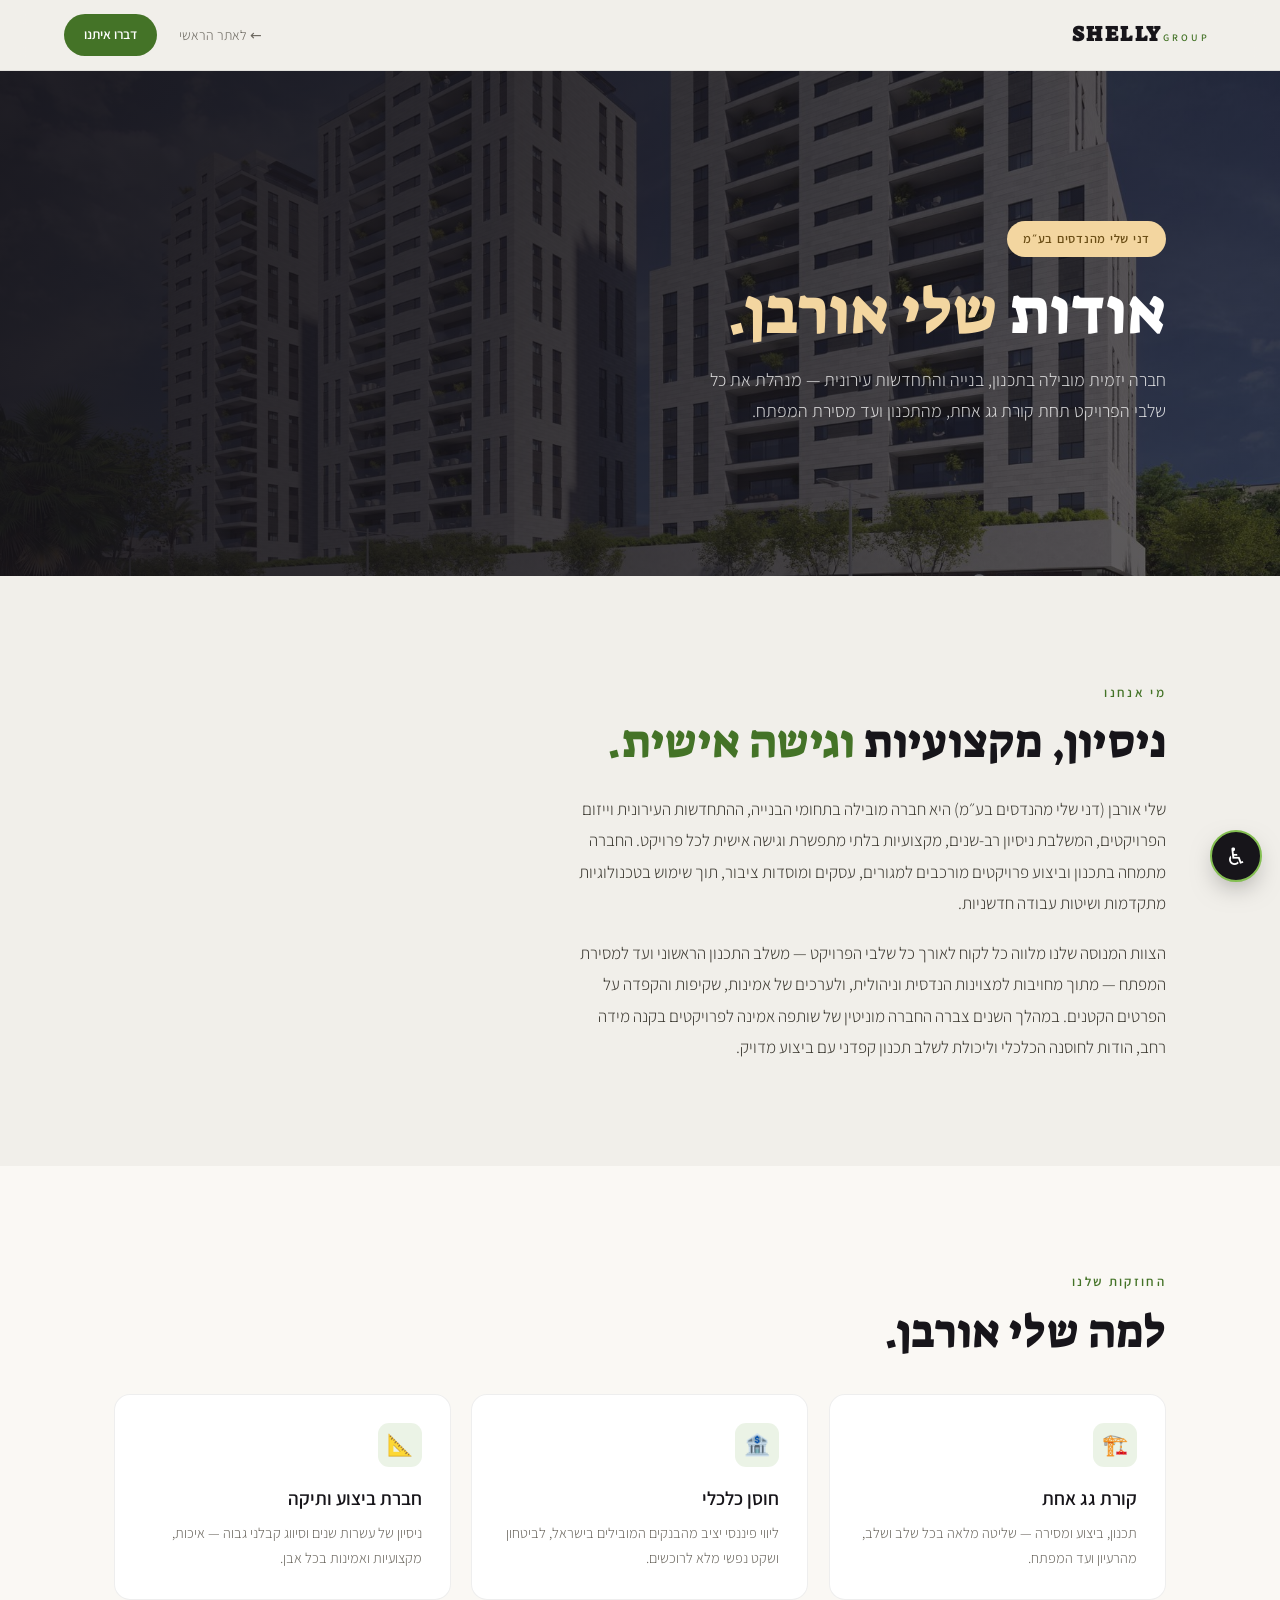
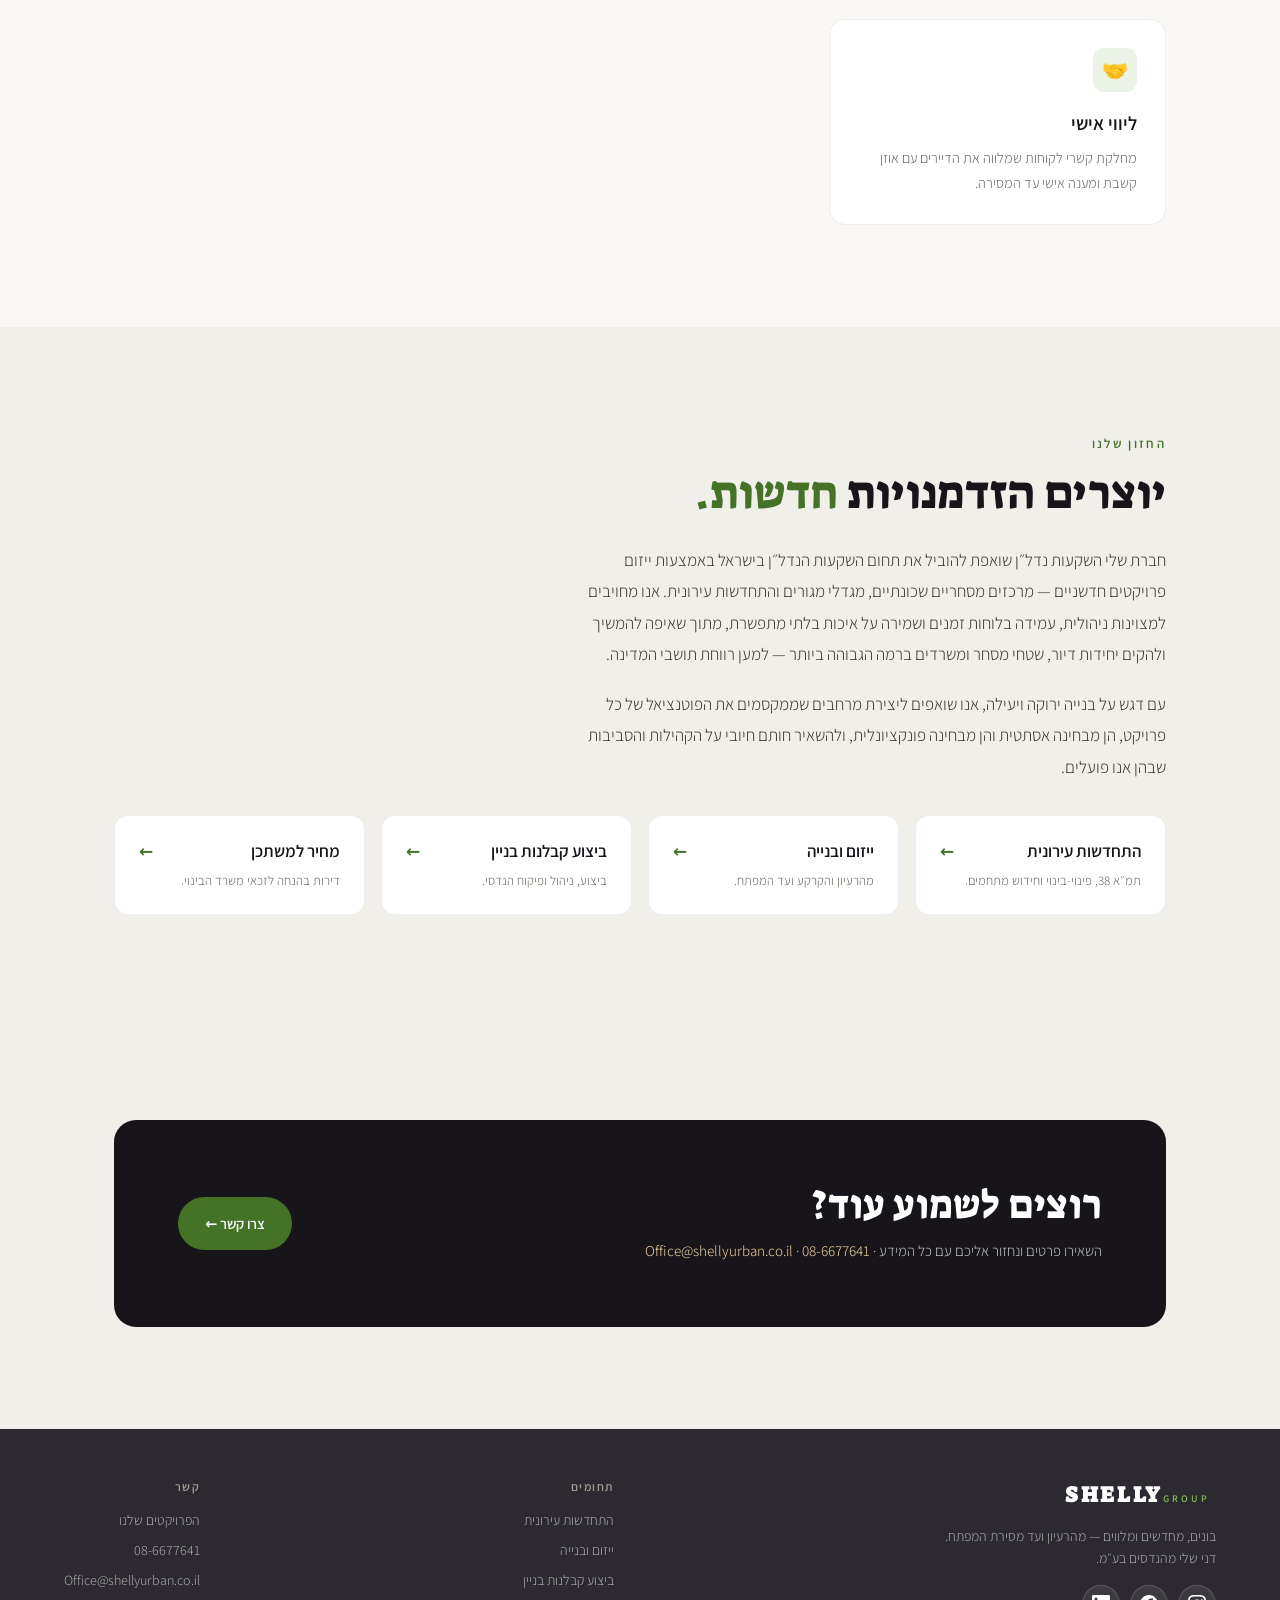
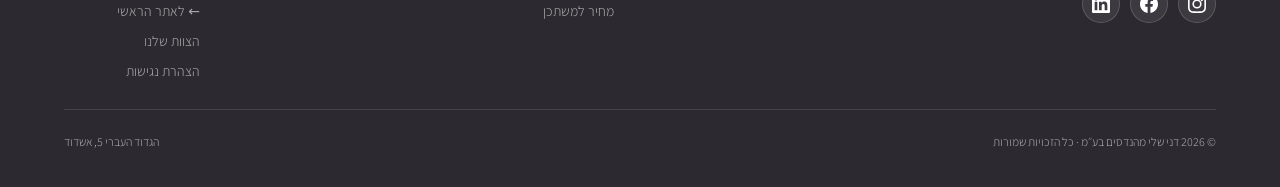
<file: public/about.html>
<!DOCTYPE html>
<html lang="he" dir="rtl">
<head>
<meta charset="UTF-8" />
<meta name="viewport" content="width=device-width, initial-scale=1.0" />
<title>אודות — שלי אורבן · דני שלי מהנדסים בע״מ</title>
<meta name="description" content="שלי אורבן (דני שלי מהנדסים בע״מ) — חברה יזמית מובילה בתכנון, בנייה והתחדשות עירונית, המנהלת את כל שלבי הפרויקט תחת קורת גג אחת, מהתכנון ועד מסירת המפתח." />
<link rel="icon" href="assets/s-mark-green.png" />
<link rel="preconnect" href="https://fonts.googleapis.com" />
<link rel="preconnect" href="https://fonts.gstatic.com" crossorigin />
<link href="https://fonts.googleapis.com/css2?family=Suez+One&family=Frank+Ruhl+Libre:wght@300;400;500;700;900&family=Assistant:wght@300;400;500;600;700;800&display=swap" rel="stylesheet" />
<link rel="stylesheet" href="assets/pages.css" />
</head>
<body>

<nav class="nav">
  <a class="brand" href="index.html">SHELLY<span>GROUP</span></a>
  <div class="nlinks">
    <a class="back" href="index.html">← לאתר הראשי</a>
    <a class="ncta" href="index.html#contact">דברו איתנו</a>
  </div>
</nav>

<header class="hero">
  <div class="bgimg"><img src="assets/uploads/render-independence.jpg" alt="פרויקט מגורים של שלי אורבן" /></div>
  <div class="wrap">
    <span class="pill tag">דני שלי מהנדסים בע״מ</span>
    <h1>אודות <em>שלי אורבן.</em></h1>
    <p class="hsub">חברה יזמית מובילה בתכנון, בנייה והתחדשות עירונית — מנהלת את כל שלבי הפרויקט תחת קורת גג אחת, מהתכנון ועד מסירת המפתח.</p>
  </div>
</header>

<section>
  <div class="wrap">
    <span class="eyebrow reveal">מי אנחנו</span>
    <h2 class="reveal">ניסיון, מקצועיות <em>וגישה אישית.</em></h2>
    <div class="prose reveal" style="margin-top:26px;">
      <p>שלי אורבן (דני שלי מהנדסים בע״מ) היא חברה מובילה בתחומי הבנייה, ההתחדשות העירונית וייזום הפרויקטים, המשלבת ניסיון רב-שנים, מקצועיות בלתי מתפשרת וגישה אישית לכל פרויקט. החברה מתמחה בתכנון וביצוע פרויקטים מורכבים למגורים, עסקים ומוסדות ציבור, תוך שימוש בטכנולוגיות מתקדמות ושיטות עבודה חדשניות.</p>
      <p>הצוות המנוסה שלנו מלווה כל לקוח לאורך כל שלבי הפרויקט — משלב התכנון הראשוני ועד למסירת המפתח — מתוך מחויבות למצוינות הנדסית וניהולית, ולערכים של אמינות, שקיפות והקפדה על הפרטים הקטנים. במהלך השנים צברה החברה מוניטין של שותפה אמינה לפרויקטים בקנה מידה רחב, הודות לחוסנה הכלכלי וליכולת לשלב תכנון קפדני עם ביצוע מדויק.</p>
    </div>
  </div>
</section>

<section style="background:#faf8f4;">
  <div class="wrap">
    <span class="eyebrow reveal">החוזקות שלנו</span>
    <h2 class="reveal">למה שלי אורבן.</h2>
    <div class="info-grid">
      <div class="icard reveal"><div class="ico">🏗️</div><h4>קורת גג אחת</h4><p>תכנון, ביצוע ומסירה — שליטה מלאה בכל שלב ושלב, מהרעיון ועד המפתח.</p></div>
      <div class="icard reveal"><div class="ico">🏦</div><h4>חוסן כלכלי</h4><p>ליווי פיננסי יציב מהבנקים המובילים בישראל, לביטחון ושקט נפשי מלא לרוכשים.</p></div>
      <div class="icard reveal"><div class="ico">📐</div><h4>חברת ביצוע ותיקה</h4><p>ניסיון של עשרות שנים וסיווג קבלני גבוה — איכות, מקצועיות ואמינות בכל אבן.</p></div>
      <div class="icard reveal"><div class="ico">🤝</div><h4>ליווי אישי</h4><p>מחלקת קשרי לקוחות שמלווה את הדיירים עם אוזן קשבת ומענה אישי עד המסירה.</p></div>
    </div>
  </div>
</section>

<section>
  <div class="wrap">
    <span class="eyebrow reveal">החזון שלנו</span>
    <h2 class="reveal">יוצרים הזדמנויות <em>חדשות.</em></h2>
    <div class="prose reveal" style="margin-top:26px;">
      <p>חברת שלי השקעות נדל״ן שואפת להוביל את תחום השקעות הנדל״ן בישראל באמצעות ייזום פרויקטים חדשניים — מרכזים מסחריים שכונתיים, מגדלי מגורים והתחדשות עירונית. אנו מחויבים למצוינות ניהולית, עמידה בלוחות זמנים ושמירה על איכות בלתי מתפשרת, מתוך שאיפה להמשיך ולהקים יחידות דיור, שטחי מסחר ומשרדים ברמה הגבוהה ביותר — למען רווחת תושבי המדינה.</p>
      <p>עם דגש על בנייה ירוקה ויעילה, אנו שואפים ליצירת מרחבים שממקסמים את הפוטנציאל של כל פרויקט, הן מבחינה אסתטית והן מבחינה פונקציונלית, ולהשאיר חותם חיובי על הקהילות והסביבות שבהן אנו פועלים.</p>
    </div>
    <div class="domains">
      <a href="renewal.html"><h4>התחדשות עירונית <i>←</i></h4><p>תמ״א 38, פינוי-בינוי וחידוש מתחמים.</p></a>
      <a href="development.html"><h4>ייזום ובנייה <i>←</i></h4><p>מהרעיון והקרקע ועד המפתח.</p></a>
      <a href="contracting.html"><h4>ביצוע קבלנות בניין <i>←</i></h4><p>ביצוע, ניהול ופיקוח הנדסי.</p></a>
      <a href="mishtaken.html"><h4>מחיר למשתכן <i>←</i></h4><p>דירות בהנחה לזכאי משרד הבינוי.</p></a>
    </div>
  </div>
</section>

<section>
  <div class="wrap">
    <div class="cta reveal">
      <div>
        <h3>רוצים לשמוע עוד?</h3>
        <p class="cinfo">השאירו פרטים ונחזור אליכם עם כל המידע · <a href="tel:+97286677641">08-6677641</a> · <a href="mailto:Office@shellyurban.co.il">Office@shellyurban.co.il</a></p>
      </div>
      <a class="btn btn-primary" href="index.html#contact">צרו קשר ←</a>
    </div>
  </div>
</section>

<footer class="foot">
  <div class="ftop">
    <div>
      <div class="fbrand">SHELLY<span>GROUP</span></div>
      <p style="margin-top:12px;max-width:40ch;font-size:14px;">בונים, מחדשים ומלווים — מהרעיון ועד מסירת המפתח. דני שלי מהנדסים בע״מ.</p>
      <div class="fsocial">
        <a href="#" aria-label="Instagram" title="Instagram"><svg viewBox="0 0 24 24" aria-hidden="true"><path d="M12 2.16c3.2 0 3.58.01 4.85.07 1.17.05 1.8.25 2.23.41.56.22.96.48 1.38.9.42.42.68.82.9 1.38.16.42.36 1.06.41 2.23.06 1.27.07 1.65.07 4.85s-.01 3.58-.07 4.85c-.05 1.17-.25 1.8-.41 2.23-.22.56-.48.96-.9 1.38-.42.42-.82.68-1.38.9-.42.16-1.06.36-2.23.41-1.27.06-1.65.07-4.85.07s-3.58-.01-4.85-.07c-1.17-.05-1.8-.25-2.23-.41a3.7 3.7 0 0 1-1.38-.9 3.7 3.7 0 0 1-.9-1.38c-.16-.42-.36-1.06-.41-2.23C2.17 15.58 2.16 15.2 2.16 12s.01-3.58.07-4.85c.05-1.17.25-1.8.41-2.23.22-.56.48-.96.9-1.38.42-.42.82-.68 1.38-.9.42-.16 1.06-.36 2.23-.41C8.42 2.17 8.8 2.16 12 2.16M12 0C8.74 0 8.33.01 7.05.07 5.78.13 4.9.33 4.14.63c-.79.31-1.46.72-2.12 1.38C1.36 2.67.95 3.34.63 4.14.33 4.9.13 5.78.07 7.05.01 8.33 0 8.74 0 12s.01 3.67.07 4.95c.06 1.27.26 2.15.56 2.91.31.8.72 1.47 1.38 2.13.66.66 1.33 1.07 2.12 1.38.76.3 1.64.5 2.91.56C8.33 23.99 8.74 24 12 24s3.67-.01 4.95-.07c1.27-.06 2.15-.26 2.91-.56.8-.31 1.47-.72 2.13-1.38.66-.66 1.07-1.33 1.38-2.13.3-.76.5-1.64.56-2.91.06-1.28.07-1.69.07-4.95s-.01-3.67-.07-4.95c-.06-1.27-.26-2.15-.56-2.91a5.7 5.7 0 0 0-1.38-2.12A5.7 5.7 0 0 0 19.86.63c-.76-.3-1.64-.5-2.91-.56C15.67.01 15.26 0 12 0zm0 5.84A6.16 6.16 0 1 0 18.16 12 6.16 6.16 0 0 0 12 5.84zm0 10.16A4 4 0 1 1 16 12a4 4 0 0 1-4 4zm6.41-10.4a1.44 1.44 0 1 0 1.44 1.44 1.44 1.44 0 0 0-1.44-1.44z"/></svg></a>
        <a href="#" aria-label="Facebook" title="Facebook"><svg viewBox="0 0 24 24" aria-hidden="true"><path d="M24 12.07C24 5.4 18.63 0 12 0S0 5.4 0 12.07c0 6.02 4.39 11.01 10.13 11.93v-8.44H7.08v-3.49h3.05V9.41c0-3.02 1.79-4.69 4.53-4.69 1.31 0 2.69.24 2.69.24v2.97h-1.52c-1.49 0-1.96.93-1.96 1.89v2.25h3.33l-.53 3.49h-2.8v8.44C19.61 23.08 24 18.09 24 12.07z"/></svg></a>
        <a href="#" aria-label="LinkedIn" title="LinkedIn"><svg viewBox="0 0 24 24" aria-hidden="true"><path d="M20.45 20.45h-3.56v-5.57c0-1.33-.02-3.04-1.85-3.04-1.85 0-2.13 1.45-2.13 2.94v5.67H9.35V9h3.41v1.56h.05c.48-.9 1.64-1.85 3.37-1.85 3.6 0 4.27 2.37 4.27 5.45v6.29zM5.34 7.43a2.06 2.06 0 1 1 0-4.13 2.06 2.06 0 0 1 0 4.13zM7.12 20.45H3.56V9h3.56v11.45zM22.22 0H1.77C.79 0 0 .77 0 1.73v20.54C0 23.22.79 24 1.77 24h20.45c.98 0 1.78-.78 1.78-1.73V1.73C24 .77 23.2 0 22.22 0z"/></svg></a>
      </div>
    </div>
    <div class="fcol"><h5>תחומים</h5>
      <a href="renewal.html">התחדשות עירונית</a>
      <a href="development.html">ייזום ובנייה</a>
      <a href="contracting.html">ביצוע קבלנות בניין</a>
      <a href="mishtaken.html">מחיר למשתכן</a>
    </div>
    <div class="fcol"><h5>קשר</h5>
      <a href="index.html#projects">הפרויקטים שלנו</a>
      <a href="tel:+97286677641">08-6677641</a>
      <a href="mailto:Office@shellyurban.co.il">Office@shellyurban.co.il</a>
      <a href="index.html">← לאתר הראשי</a>
    <a href="team.html">הצוות שלנו</a>
      <a href="accessibility.html">הצהרת נגישות</a></div>
  </div>
  <div class="fbot">
    <span>© <span id="yr"></span> דני שלי מהנדסים בע״מ · כל הזכויות שמורות</span>
    <span>הגדוד העברי 5, אשדוד</span>
  </div>
</footer>

<script>
(function(){
  var io=new IntersectionObserver(function(es){es.forEach(function(e){if(e.isIntersecting){e.target.classList.add('in');io.unobserve(e.target);}});},{threshold:.14});
  document.querySelectorAll('.reveal').forEach(function(el){io.observe(el);});
  var y=document.getElementById('yr'); if(y) y.textContent=new Date().getFullYear();
})();
</script>
<script src="assets/a11y.js" defer></script>
</body>
</html>
</file>
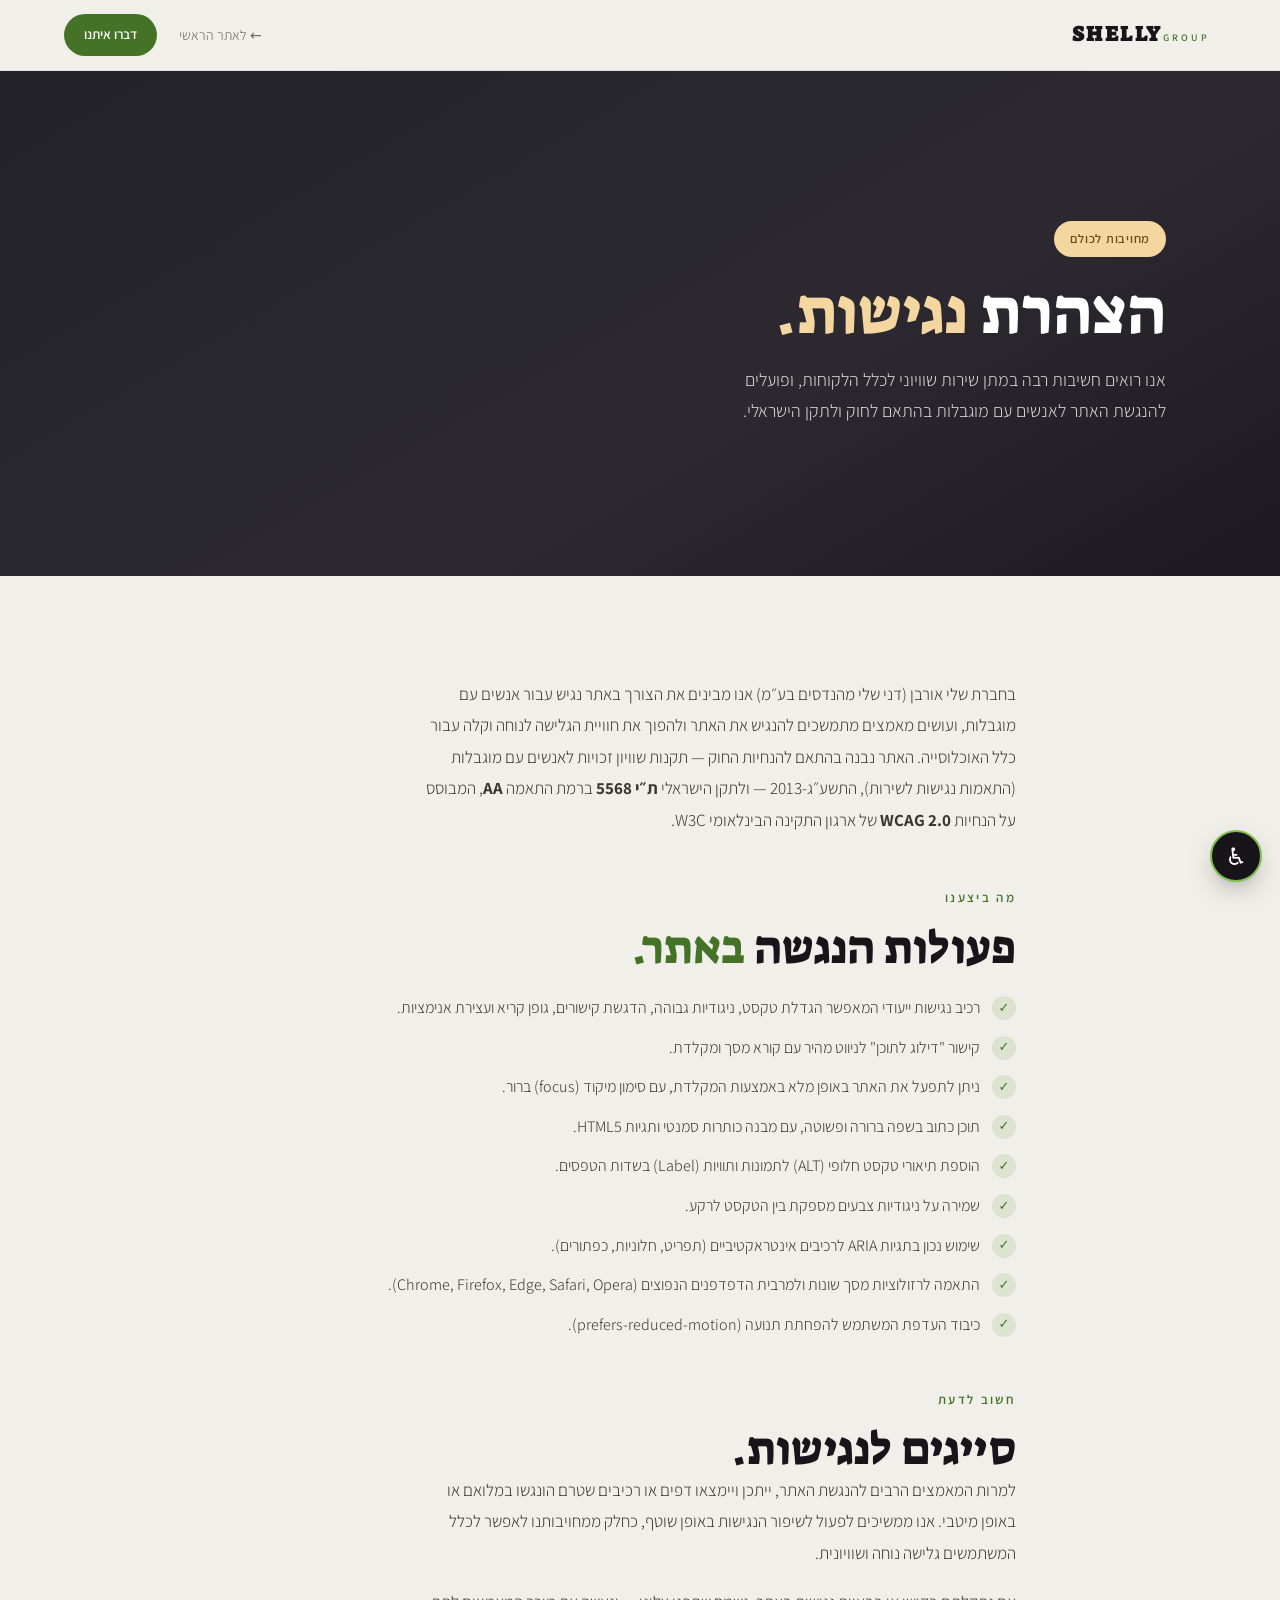
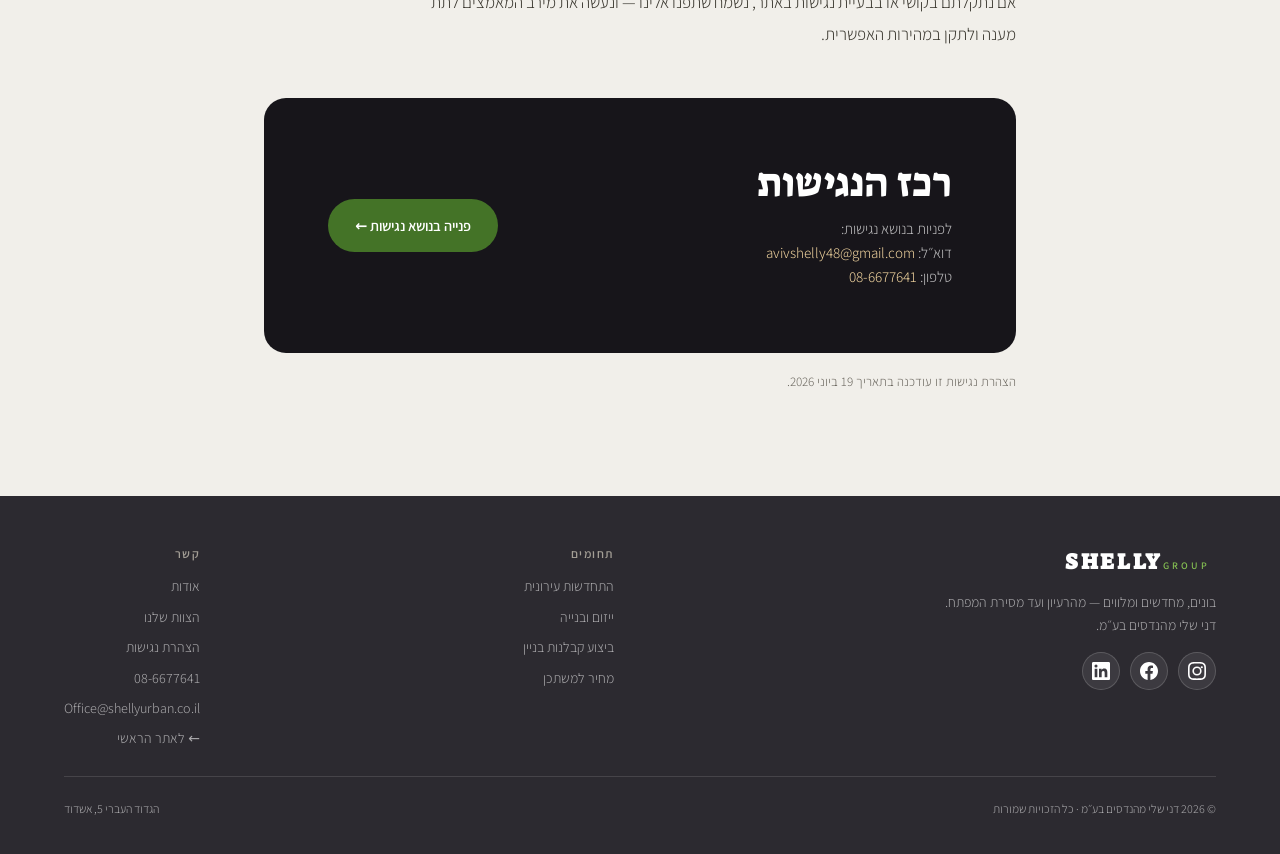
<file: public/accessibility.html>
<!DOCTYPE html>
<html lang="he" dir="rtl">
<head>
<meta charset="UTF-8" />
<meta name="viewport" content="width=device-width, initial-scale=1.0" />
<title>הצהרת נגישות — שלי אורבן</title>
<meta name="description" content="הצהרת הנגישות של שלי אורבן (דני שלי מהנדסים בע״מ). האתר הונגש בהתאם לתקן הישראלי ת״י 5568 ברמה AA (WCAG 2.0), כולל פרטי רכז הנגישות." />
<link rel="icon" href="assets/s-mark-green.png" />
<link rel="preconnect" href="https://fonts.googleapis.com" />
<link rel="preconnect" href="https://fonts.gstatic.com" crossorigin />
<link href="https://fonts.googleapis.com/css2?family=Suez+One&family=Frank+Ruhl+Libre:wght@300;400;500;700;900&family=Assistant:wght@300;400;500;600;700;800&display=swap" rel="stylesheet" />
<link rel="stylesheet" href="assets/pages.css" />
</head>
<body>

<nav class="nav">
  <a class="brand" href="index.html">SHELLY<span>GROUP</span></a>
  <div class="nlinks">
    <a class="back" href="index.html">← לאתר הראשי</a>
    <a class="ncta" href="index.html#contact">דברו איתנו</a>
  </div>
</nav>

<header class="hero solid">
  <div class="wrap">
    <span class="pill tag">מחויבות לכולם</span>
    <h1>הצהרת <em>נגישות.</em></h1>
    <p class="hsub">אנו רואים חשיבות רבה במתן שירות שוויוני לכלל הלקוחות, ופועלים להנגשת האתר לאנשים עם מוגבלות בהתאם לחוק ולתקן הישראלי.</p>
  </div>
</header>

<section>
  <div class="wrap" style="max-width:880px;">
    <div class="prose reveal">
      <p>בחברת שלי אורבן (דני שלי מהנדסים בע״מ) אנו מבינים את הצורך באתר נגיש עבור אנשים עם מוגבלות, ועושים מאמצים מתמשכים להנגיש את האתר ולהפוך את חוויית הגלישה לנוחה וקלה עבור כלל האוכלוסייה. האתר נבנה בהתאם להנחיות החוק — תקנות שוויון זכויות לאנשים עם מוגבלות (התאמות נגישות לשירות), התשע״ג-2013 — ולתקן הישראלי <strong>ת״י 5568</strong> ברמת התאמה <strong>AA</strong>, המבוסס על הנחיות <strong>WCAG 2.0</strong> של ארגון התקינה הבינלאומי W3C.</p>
    </div>

    <div style="margin-top:48px;">
      <span class="eyebrow reveal">מה ביצענו</span>
      <h2 class="reveal">פעולות הנגשה <em>באתר.</em></h2>
      <ul class="checks reveal">
        <li>רכיב נגישות ייעודי המאפשר הגדלת טקסט, ניגודיות גבוהה, הדגשת קישורים, גופן קריא ועצירת אנימציות.</li>
        <li>קישור "דילוג לתוכן" לניווט מהיר עם קורא מסך ומקלדת.</li>
        <li>ניתן לתפעל את האתר באופן מלא באמצעות המקלדת, עם סימון מיקוד (focus) ברור.</li>
        <li>תוכן כתוב בשפה ברורה ופשוטה, עם מבנה כותרות סמנטי ותגיות HTML5.</li>
        <li>הוספת תיאורי טקסט חלופי (ALT) לתמונות ותוויות (Label) בשדות הטפסים.</li>
        <li>שמירה על ניגודיות צבעים מספקת בין הטקסט לרקע.</li>
        <li>שימוש נכון בתגיות ARIA לרכיבים אינטראקטיביים (תפריט, חלוניות, כפתורים).</li>
        <li>התאמה לרזולוציות מסך שונות ולמרבית הדפדפנים הנפוצים (Chrome, Firefox, Edge, Safari, Opera).</li>
        <li>כיבוד העדפת המשתמש להפחתת תנועה (prefers-reduced-motion).</li>
      </ul>
    </div>

    <div style="margin-top:48px;">
      <span class="eyebrow reveal">חשוב לדעת</span>
      <h2 class="reveal">סייגים לנגישות.</h2>
      <div class="prose reveal">
        <p>למרות המאמצים הרבים להנגשת האתר, ייתכן ויימצאו דפים או רכיבים שטרם הונגשו במלואם או באופן מיטבי. אנו ממשיכים לפעול לשיפור הנגישות באופן שוטף, כחלק ממחויבותנו לאפשר לכלל המשתמשים גלישה נוחה ושוויונית.</p>
        <p>אם נתקלתם בקושי או בבעיית נגישות באתר, נשמח שתפנו אלינו — ונעשה את מירב המאמצים לתת מענה ולתקן במהירות האפשרית.</p>
      </div>
    </div>

    <div style="margin-top:48px;">
      <div class="cta reveal">
        <div>
          <h3>רכז הנגישות</h3>
          <p class="cinfo">לפניות בנושא נגישות:<br>
            דוא״ל: <a href="mailto:avivshelly48@gmail.com">avivshelly48@gmail.com</a><br>
            טלפון: <a href="tel:+97286677641">08-6677641</a></p>
        </div>
        <a class="btn btn-primary" href="mailto:avivshelly48@gmail.com">פנייה בנושא נגישות ←</a>
      </div>
      <p class="sec-lead reveal" style="font-size:13px;margin-top:18px;">הצהרת נגישות זו עודכנה בתאריך 19 ביוני 2026.</p>
    </div>
  </div>
</section>

<footer class="foot">
  <div class="ftop">
    <div>
      <div class="fbrand">SHELLY<span>GROUP</span></div>
      <p style="margin-top:12px;max-width:40ch;font-size:14px;">בונים, מחדשים ומלווים — מהרעיון ועד מסירת המפתח. דני שלי מהנדסים בע״מ.</p>
      <div class="fsocial">
        <a href="#" aria-label="Instagram" title="Instagram"><svg viewBox="0 0 24 24" aria-hidden="true"><path d="M12 2.16c3.2 0 3.58.01 4.85.07 1.17.05 1.8.25 2.23.41.56.22.96.48 1.38.9.42.42.68.82.9 1.38.16.42.36 1.06.41 2.23.06 1.27.07 1.65.07 4.85s-.01 3.58-.07 4.85c-.05 1.17-.25 1.8-.41 2.23-.22.56-.48.96-.9 1.38-.42.42-.82.68-1.38.9-.42.16-1.06.36-2.23.41-1.27.06-1.65.07-4.85.07s-3.58-.01-4.85-.07c-1.17-.05-1.8-.25-2.23-.41a3.7 3.7 0 0 1-1.38-.9 3.7 3.7 0 0 1-.9-1.38c-.16-.42-.36-1.06-.41-2.23C2.17 15.58 2.16 15.2 2.16 12s.01-3.58.07-4.85c.05-1.17.25-1.8.41-2.23.22-.56.48-.96.9-1.38.42-.42.82-.68 1.38-.9.42-.16 1.06-.36 2.23-.41C8.42 2.17 8.8 2.16 12 2.16M12 0C8.74 0 8.33.01 7.05.07 5.78.13 4.9.33 4.14.63c-.79.31-1.46.72-2.12 1.38C1.36 2.67.95 3.34.63 4.14.33 4.9.13 5.78.07 7.05.01 8.33 0 8.74 0 12s.01 3.67.07 4.95c.06 1.27.26 2.15.56 2.91.31.8.72 1.47 1.38 2.13.66.66 1.33 1.07 2.12 1.38.76.3 1.64.5 2.91.56C8.33 23.99 8.74 24 12 24s3.67-.01 4.95-.07c1.27-.06 2.15-.26 2.91-.56.8-.31 1.47-.72 2.13-1.38.66-.66 1.07-1.33 1.38-2.13.3-.76.5-1.64.56-2.91.06-1.28.07-1.69.07-4.95s-.01-3.67-.07-4.95c-.06-1.27-.26-2.15-.56-2.91a5.7 5.7 0 0 0-1.38-2.12A5.7 5.7 0 0 0 19.86.63c-.76-.3-1.64-.5-2.91-.56C15.67.01 15.26 0 12 0zm0 5.84A6.16 6.16 0 1 0 18.16 12 6.16 6.16 0 0 0 12 5.84zm0 10.16A4 4 0 1 1 16 12a4 4 0 0 1-4 4zm6.41-10.4a1.44 1.44 0 1 0 1.44 1.44 1.44 1.44 0 0 0-1.44-1.44z"/></svg></a>
        <a href="#" aria-label="Facebook" title="Facebook"><svg viewBox="0 0 24 24" aria-hidden="true"><path d="M24 12.07C24 5.4 18.63 0 12 0S0 5.4 0 12.07c0 6.02 4.39 11.01 10.13 11.93v-8.44H7.08v-3.49h3.05V9.41c0-3.02 1.79-4.69 4.53-4.69 1.31 0 2.69.24 2.69.24v2.97h-1.52c-1.49 0-1.96.93-1.96 1.89v2.25h3.33l-.53 3.49h-2.8v8.44C19.61 23.08 24 18.09 24 12.07z"/></svg></a>
        <a href="#" aria-label="LinkedIn" title="LinkedIn"><svg viewBox="0 0 24 24" aria-hidden="true"><path d="M20.45 20.45h-3.56v-5.57c0-1.33-.02-3.04-1.85-3.04-1.85 0-2.13 1.45-2.13 2.94v5.67H9.35V9h3.41v1.56h.05c.48-.9 1.64-1.85 3.37-1.85 3.6 0 4.27 2.37 4.27 5.45v6.29zM5.34 7.43a2.06 2.06 0 1 1 0-4.13 2.06 2.06 0 0 1 0 4.13zM7.12 20.45H3.56V9h3.56v11.45zM22.22 0H1.77C.79 0 0 .77 0 1.73v20.54C0 23.22.79 24 1.77 24h20.45c.98 0 1.78-.78 1.78-1.73V1.73C24 .77 23.2 0 22.22 0z"/></svg></a>
      </div>
    </div>
    <div class="fcol"><h5>תחומים</h5>
      <a href="renewal.html">התחדשות עירונית</a>
      <a href="development.html">ייזום ובנייה</a>
      <a href="contracting.html">ביצוע קבלנות בניין</a>
      <a href="mishtaken.html">מחיר למשתכן</a>
    </div>
    <div class="fcol"><h5>קשר</h5>
      <a href="about.html">אודות</a>
      <a href="team.html">הצוות שלנו</a>
      <a href="accessibility.html">הצהרת נגישות</a>
      <a href="tel:+97286677641">08-6677641</a>
      <a href="mailto:Office@shellyurban.co.il">Office@shellyurban.co.il</a>
      <a href="index.html">← לאתר הראשי</a>
    </div>
  </div>
  <div class="fbot">
    <span>© <span id="yr"></span> דני שלי מהנדסים בע״מ · כל הזכויות שמורות</span>
    <span>הגדוד העברי 5, אשדוד</span>
  </div>
</footer>

<script>
(function(){
  var io=new IntersectionObserver(function(es){es.forEach(function(e){if(e.isIntersecting){e.target.classList.add('in');io.unobserve(e.target);}});},{threshold:.14});
  document.querySelectorAll('.reveal').forEach(function(el){io.observe(el);});
  var y=document.getElementById('yr'); if(y) y.textContent=new Date().getFullYear();
})();
</script>
<script src="assets/a11y.js" defer></script>
</body>
</html>
</file>
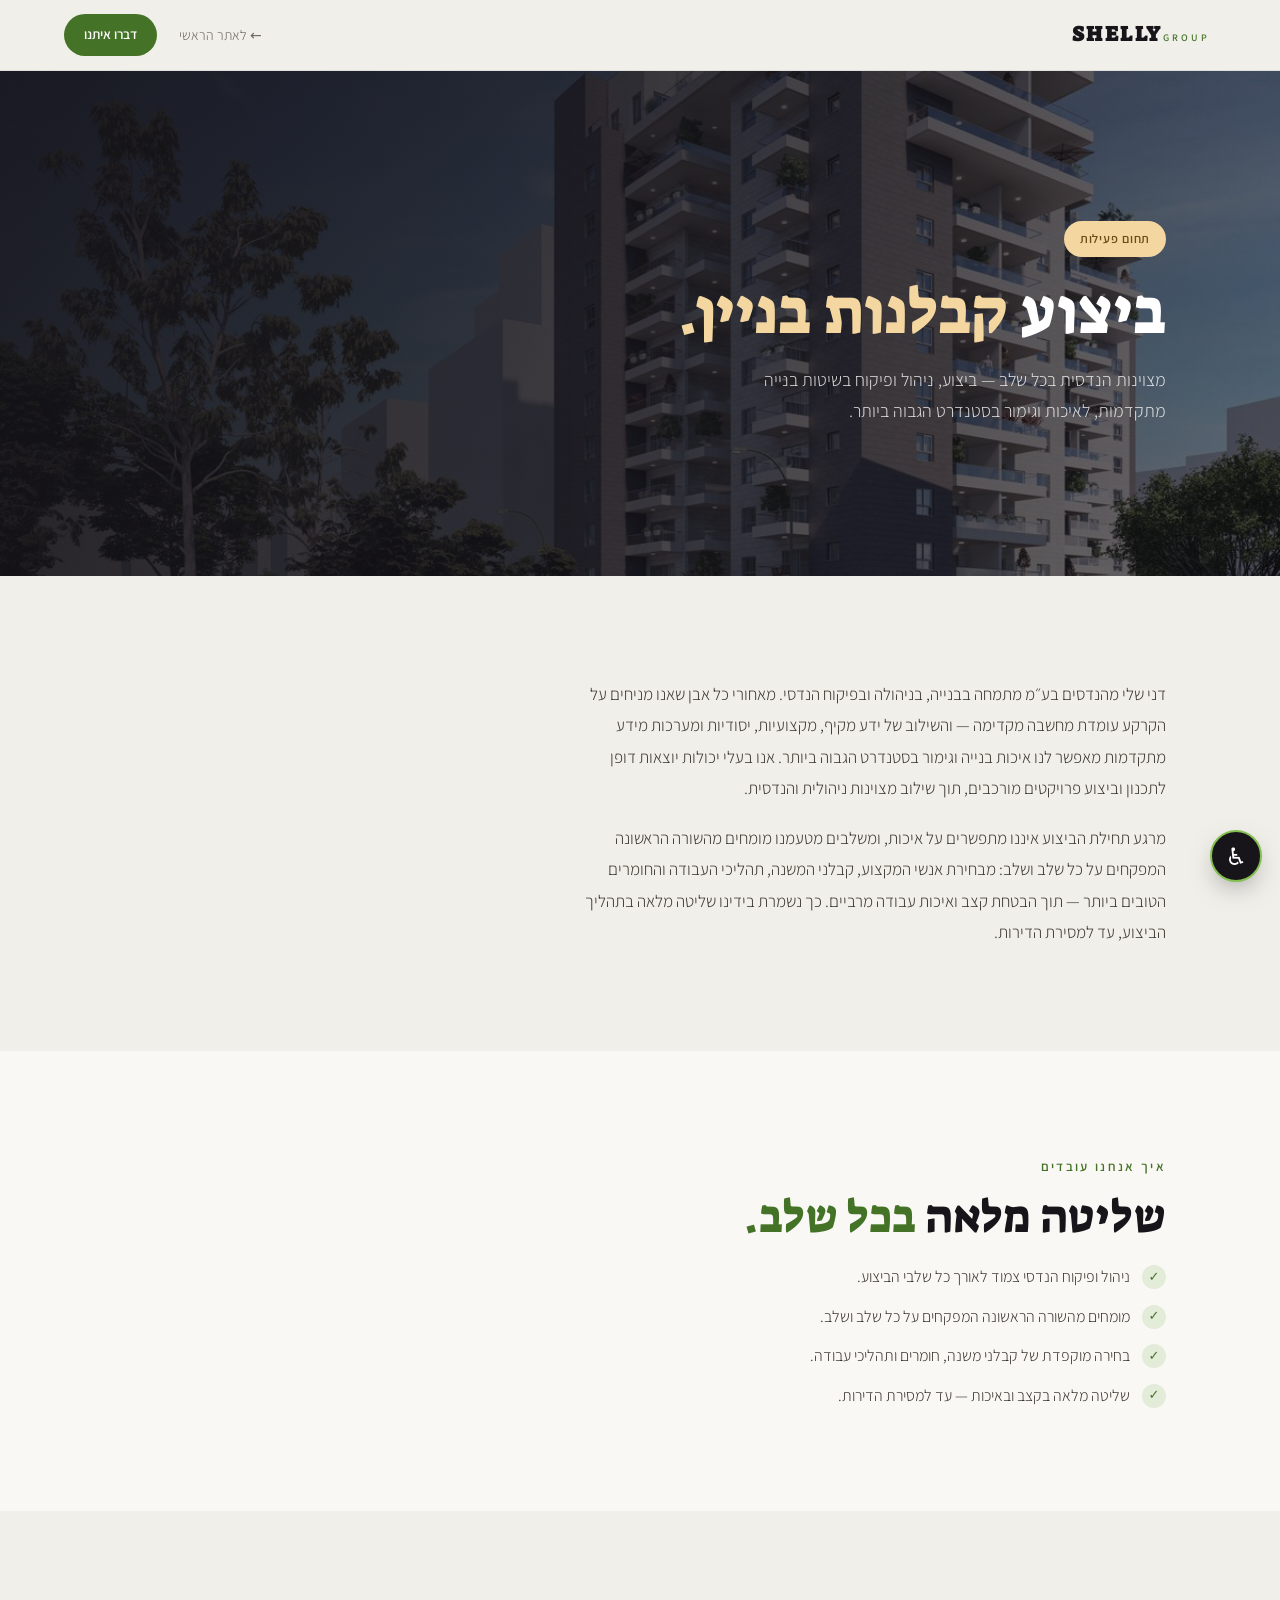
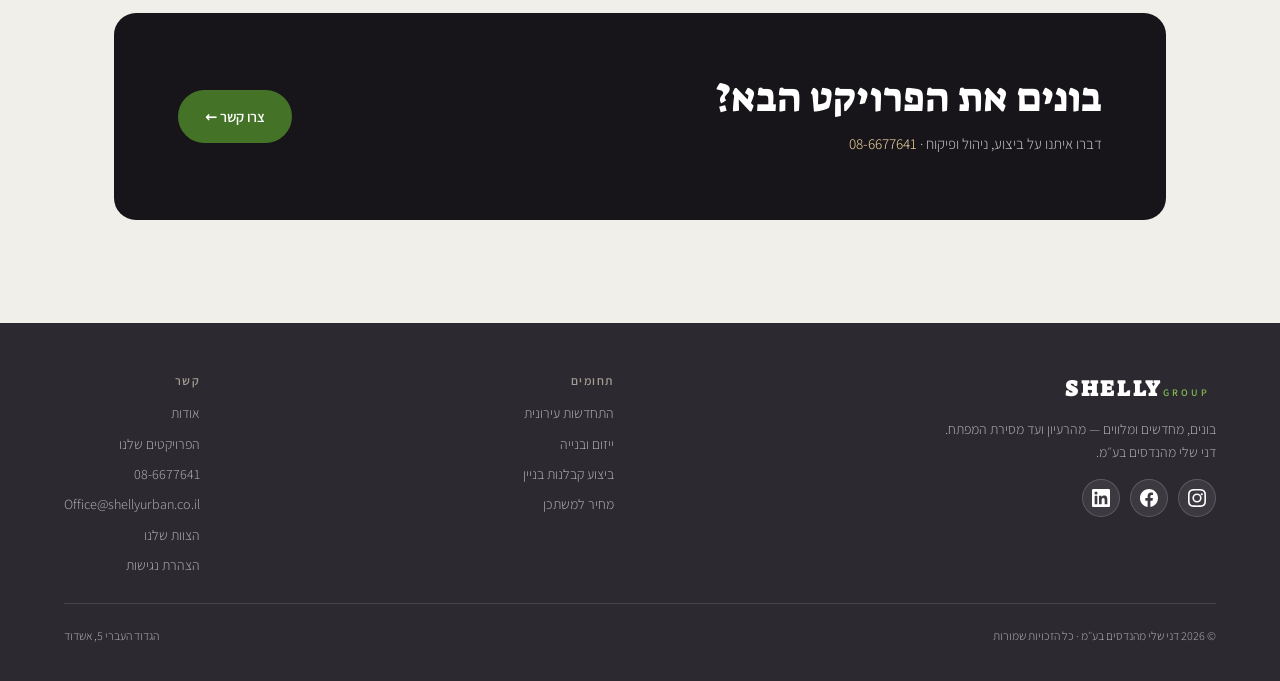
<file: public/contracting.html>
<!DOCTYPE html>
<html lang="he" dir="rtl">
<head>
<meta charset="UTF-8" />
<meta name="viewport" content="width=device-width, initial-scale=1.0" />
<title>ביצוע קבלנות בניין — שלי אורבן</title>
<meta name="description" content="ביצוע קבלנות בניין עם דני שלי מהנדסים — ביצוע, ניהול ופיקוח הנדסי בשיטות בנייה מתקדמות, לאיכות וגימור בסטנדרט הגבוה ביותר ושליטה מלאה בתהליך עד המסירה." />
<link rel="icon" href="assets/s-mark-green.png" />
<link rel="preconnect" href="https://fonts.googleapis.com" />
<link rel="preconnect" href="https://fonts.gstatic.com" crossorigin />
<link href="https://fonts.googleapis.com/css2?family=Suez+One&family=Frank+Ruhl+Libre:wght@300;400;500;700;900&family=Assistant:wght@300;400;500;600;700;800&display=swap" rel="stylesheet" />
<link rel="stylesheet" href="assets/pages.css" />
</head>
<body>

<nav class="nav">
  <a class="brand" href="index.html">SHELLY<span>GROUP</span></a>
  <div class="nlinks">
    <a class="back" href="index.html">← לאתר הראשי</a>
    <a class="ncta" href="index.html#contact">דברו איתנו</a>
  </div>
</nav>

<header class="hero">
  <div class="bgimg"><img src="assets/exec-done.jpg" alt="ביצוע קבלנות בניין — שלי אורבן" /></div>
  <div class="wrap">
    <span class="pill tag">תחום פעילות</span>
    <h1>ביצוע <em>קבלנות בניין.</em></h1>
    <p class="hsub">מצוינות הנדסית בכל שלב — ביצוע, ניהול ופיקוח בשיטות בנייה מתקדמות, לאיכות וגימור בסטנדרט הגבוה ביותר.</p>
  </div>
</header>

<section>
  <div class="wrap">
    <div class="prose reveal">
      <p>דני שלי מהנדסים בע״מ מתמחה בבנייה, בניהולה ובפיקוח הנדסי. מאחורי כל אבן שאנו מניחים על הקרקע עומדת מחשבה מקדימה — והשילוב של ידע מקיף, מקצועיות, יסודיות ומערכות מידע מתקדמות מאפשר לנו איכות בנייה וגימור בסטנדרט הגבוה ביותר. אנו בעלי יכולות יוצאות דופן לתכנון וביצוע פרויקטים מורכבים, תוך שילוב מצוינות ניהולית והנדסית.</p>
      <p>מרגע תחילת הביצוע איננו מתפשרים על איכות, ומשלבים מטעמנו מומחים מהשורה הראשונה המפקחים על כל שלב ושלב: מבחירת אנשי המקצוע, קבלני המשנה, תהליכי העבודה והחומרים הטובים ביותר — תוך הבטחת קצב ואיכות עבודה מרביים. כך נשמרת בידינו שליטה מלאה בתהליך הביצוע, עד למסירת הדירות.</p>
    </div>
  </div>
</section>

<section style="background:#faf8f4;">
  <div class="wrap">
    <span class="eyebrow reveal">איך אנחנו עובדים</span>
    <h2 class="reveal">שליטה מלאה <em>בכל שלב.</em></h2>
    <ul class="checks reveal" style="max-width:70ch;">
      <li>ניהול ופיקוח הנדסי צמוד לאורך כל שלבי הביצוע.</li>
      <li>מומחים מהשורה הראשונה המפקחים על כל שלב ושלב.</li>
      <li>בחירה מוקפדת של קבלני משנה, חומרים ותהליכי עבודה.</li>
      <li>שליטה מלאה בקצב ובאיכות — עד למסירת הדירות.</li>
    </ul>
  </div>
</section>

<section>
  <div class="wrap">
    <div class="cta reveal">
      <div>
        <h3>בונים את הפרויקט הבא?</h3>
        <p class="cinfo">דברו איתנו על ביצוע, ניהול ופיקוח · <a href="tel:+97286677641">08-6677641</a></p>
      </div>
      <a class="btn btn-primary" href="index.html#contact">צרו קשר ←</a>
    </div>
  </div>
</section>

<footer class="foot">
  <div class="ftop">
    <div>
      <div class="fbrand">SHELLY<span>GROUP</span></div>
      <p style="margin-top:12px;max-width:40ch;font-size:14px;">בונים, מחדשים ומלווים — מהרעיון ועד מסירת המפתח. דני שלי מהנדסים בע״מ.</p>
      <div class="fsocial">
        <a href="#" aria-label="Instagram" title="Instagram"><svg viewBox="0 0 24 24" aria-hidden="true"><path d="M12 2.16c3.2 0 3.58.01 4.85.07 1.17.05 1.8.25 2.23.41.56.22.96.48 1.38.9.42.42.68.82.9 1.38.16.42.36 1.06.41 2.23.06 1.27.07 1.65.07 4.85s-.01 3.58-.07 4.85c-.05 1.17-.25 1.8-.41 2.23-.22.56-.48.96-.9 1.38-.42.42-.82.68-1.38.9-.42.16-1.06.36-2.23.41-1.27.06-1.65.07-4.85.07s-3.58-.01-4.85-.07c-1.17-.05-1.8-.25-2.23-.41a3.7 3.7 0 0 1-1.38-.9 3.7 3.7 0 0 1-.9-1.38c-.16-.42-.36-1.06-.41-2.23C2.17 15.58 2.16 15.2 2.16 12s.01-3.58.07-4.85c.05-1.17.25-1.8.41-2.23.22-.56.48-.96.9-1.38.42-.42.82-.68 1.38-.9.42-.16 1.06-.36 2.23-.41C8.42 2.17 8.8 2.16 12 2.16M12 0C8.74 0 8.33.01 7.05.07 5.78.13 4.9.33 4.14.63c-.79.31-1.46.72-2.12 1.38C1.36 2.67.95 3.34.63 4.14.33 4.9.13 5.78.07 7.05.01 8.33 0 8.74 0 12s.01 3.67.07 4.95c.06 1.27.26 2.15.56 2.91.31.8.72 1.47 1.38 2.13.66.66 1.33 1.07 2.12 1.38.76.3 1.64.5 2.91.56C8.33 23.99 8.74 24 12 24s3.67-.01 4.95-.07c1.27-.06 2.15-.26 2.91-.56.8-.31 1.47-.72 2.13-1.38.66-.66 1.07-1.33 1.38-2.13.3-.76.5-1.64.56-2.91.06-1.28.07-1.69.07-4.95s-.01-3.67-.07-4.95c-.06-1.27-.26-2.15-.56-2.91a5.7 5.7 0 0 0-1.38-2.12A5.7 5.7 0 0 0 19.86.63c-.76-.3-1.64-.5-2.91-.56C15.67.01 15.26 0 12 0zm0 5.84A6.16 6.16 0 1 0 18.16 12 6.16 6.16 0 0 0 12 5.84zm0 10.16A4 4 0 1 1 16 12a4 4 0 0 1-4 4zm6.41-10.4a1.44 1.44 0 1 0 1.44 1.44 1.44 1.44 0 0 0-1.44-1.44z"/></svg></a>
        <a href="#" aria-label="Facebook" title="Facebook"><svg viewBox="0 0 24 24" aria-hidden="true"><path d="M24 12.07C24 5.4 18.63 0 12 0S0 5.4 0 12.07c0 6.02 4.39 11.01 10.13 11.93v-8.44H7.08v-3.49h3.05V9.41c0-3.02 1.79-4.69 4.53-4.69 1.31 0 2.69.24 2.69.24v2.97h-1.52c-1.49 0-1.96.93-1.96 1.89v2.25h3.33l-.53 3.49h-2.8v8.44C19.61 23.08 24 18.09 24 12.07z"/></svg></a>
        <a href="#" aria-label="LinkedIn" title="LinkedIn"><svg viewBox="0 0 24 24" aria-hidden="true"><path d="M20.45 20.45h-3.56v-5.57c0-1.33-.02-3.04-1.85-3.04-1.85 0-2.13 1.45-2.13 2.94v5.67H9.35V9h3.41v1.56h.05c.48-.9 1.64-1.85 3.37-1.85 3.6 0 4.27 2.37 4.27 5.45v6.29zM5.34 7.43a2.06 2.06 0 1 1 0-4.13 2.06 2.06 0 0 1 0 4.13zM7.12 20.45H3.56V9h3.56v11.45zM22.22 0H1.77C.79 0 0 .77 0 1.73v20.54C0 23.22.79 24 1.77 24h20.45c.98 0 1.78-.78 1.78-1.73V1.73C24 .77 23.2 0 22.22 0z"/></svg></a>
      </div>
    </div>
    <div class="fcol"><h5>תחומים</h5>
      <a href="renewal.html">התחדשות עירונית</a>
      <a href="development.html">ייזום ובנייה</a>
      <a href="contracting.html">ביצוע קבלנות בניין</a>
      <a href="mishtaken.html">מחיר למשתכן</a>
    </div>
    <div class="fcol"><h5>קשר</h5>
      <a href="about.html">אודות</a>
      <a href="index.html#projects">הפרויקטים שלנו</a>
      <a href="tel:+97286677641">08-6677641</a>
      <a href="mailto:Office@shellyurban.co.il">Office@shellyurban.co.il</a>
    <a href="team.html">הצוות שלנו</a>
      <a href="accessibility.html">הצהרת נגישות</a></div>
  </div>
  <div class="fbot">
    <span>© <span id="yr"></span> דני שלי מהנדסים בע״מ · כל הזכויות שמורות</span>
    <span>הגדוד העברי 5, אשדוד</span>
  </div>
</footer>

<script>
(function(){
  var io=new IntersectionObserver(function(es){es.forEach(function(e){if(e.isIntersecting){e.target.classList.add('in');io.unobserve(e.target);}});},{threshold:.14});
  document.querySelectorAll('.reveal').forEach(function(el){io.observe(el);});
  var y=document.getElementById('yr'); if(y) y.textContent=new Date().getFullYear();
})();
</script>
<script src="assets/a11y.js" defer></script>
</body>
</html>
</file>
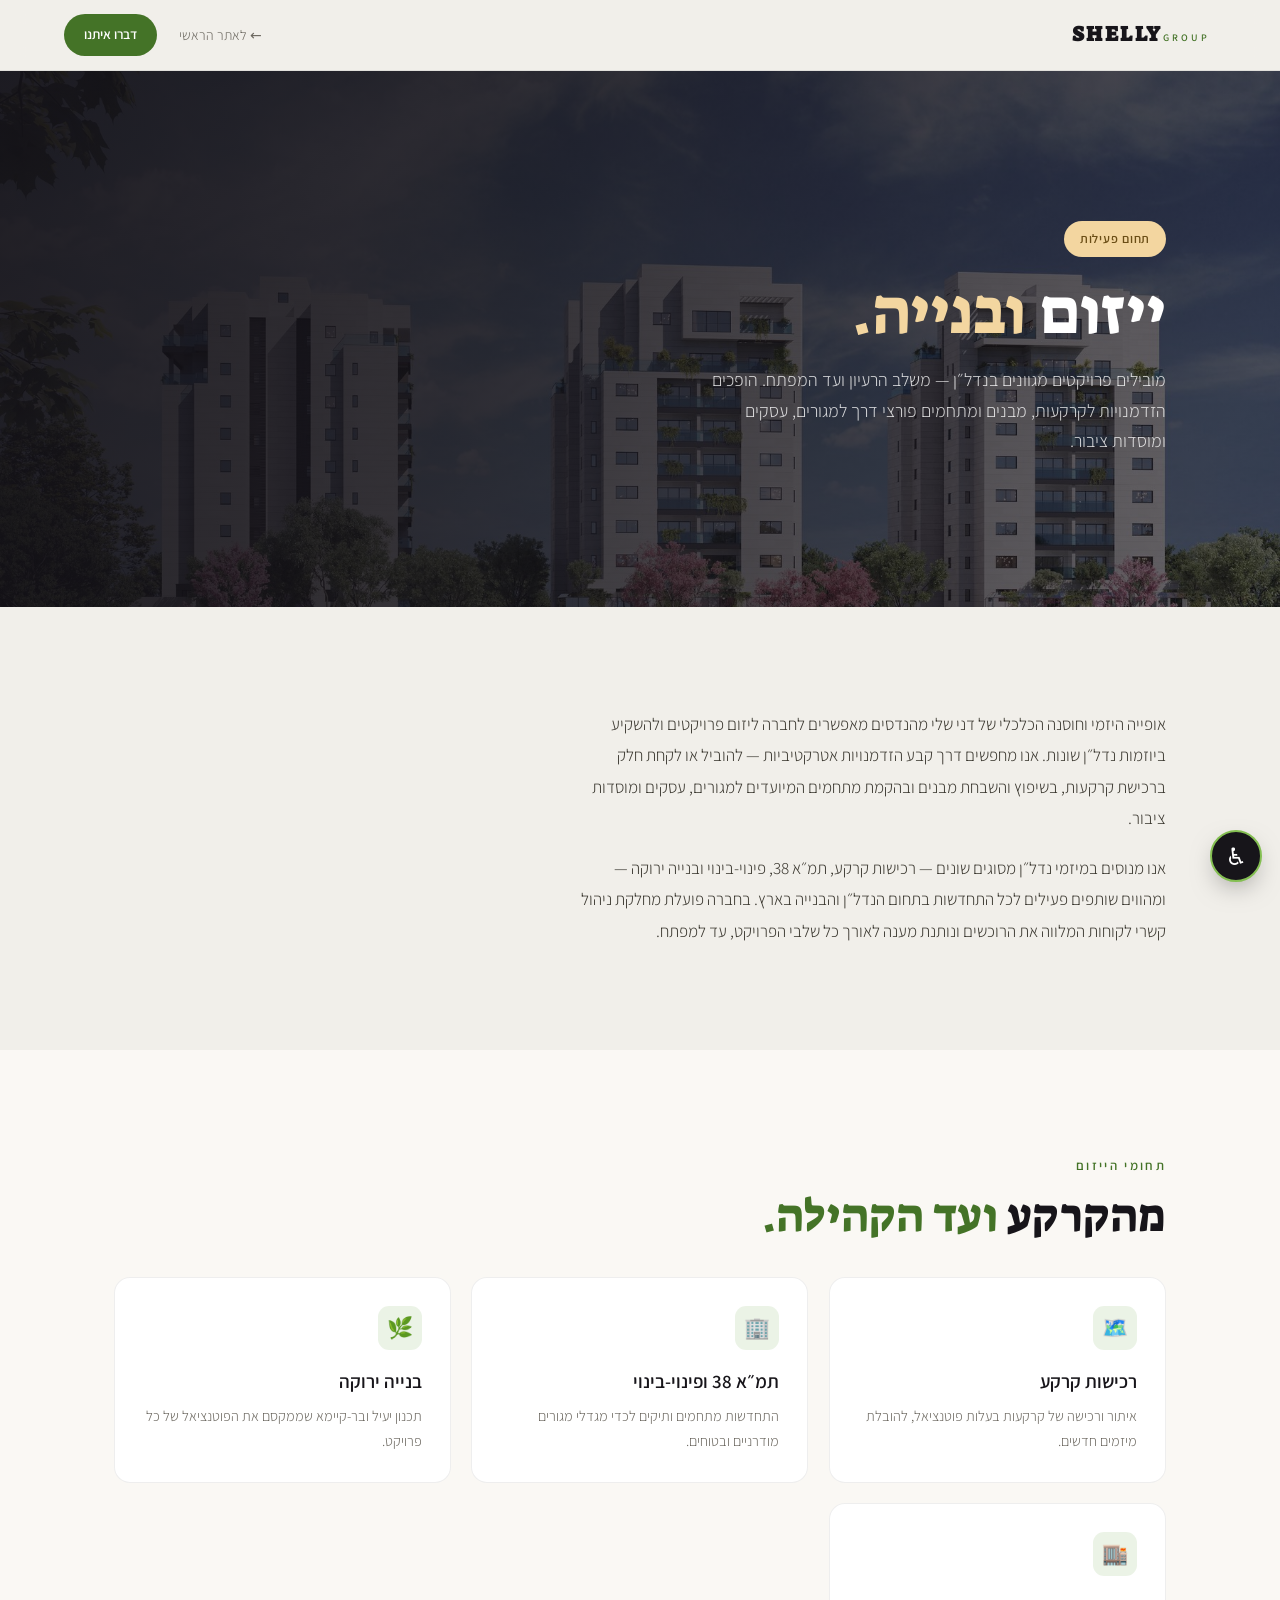
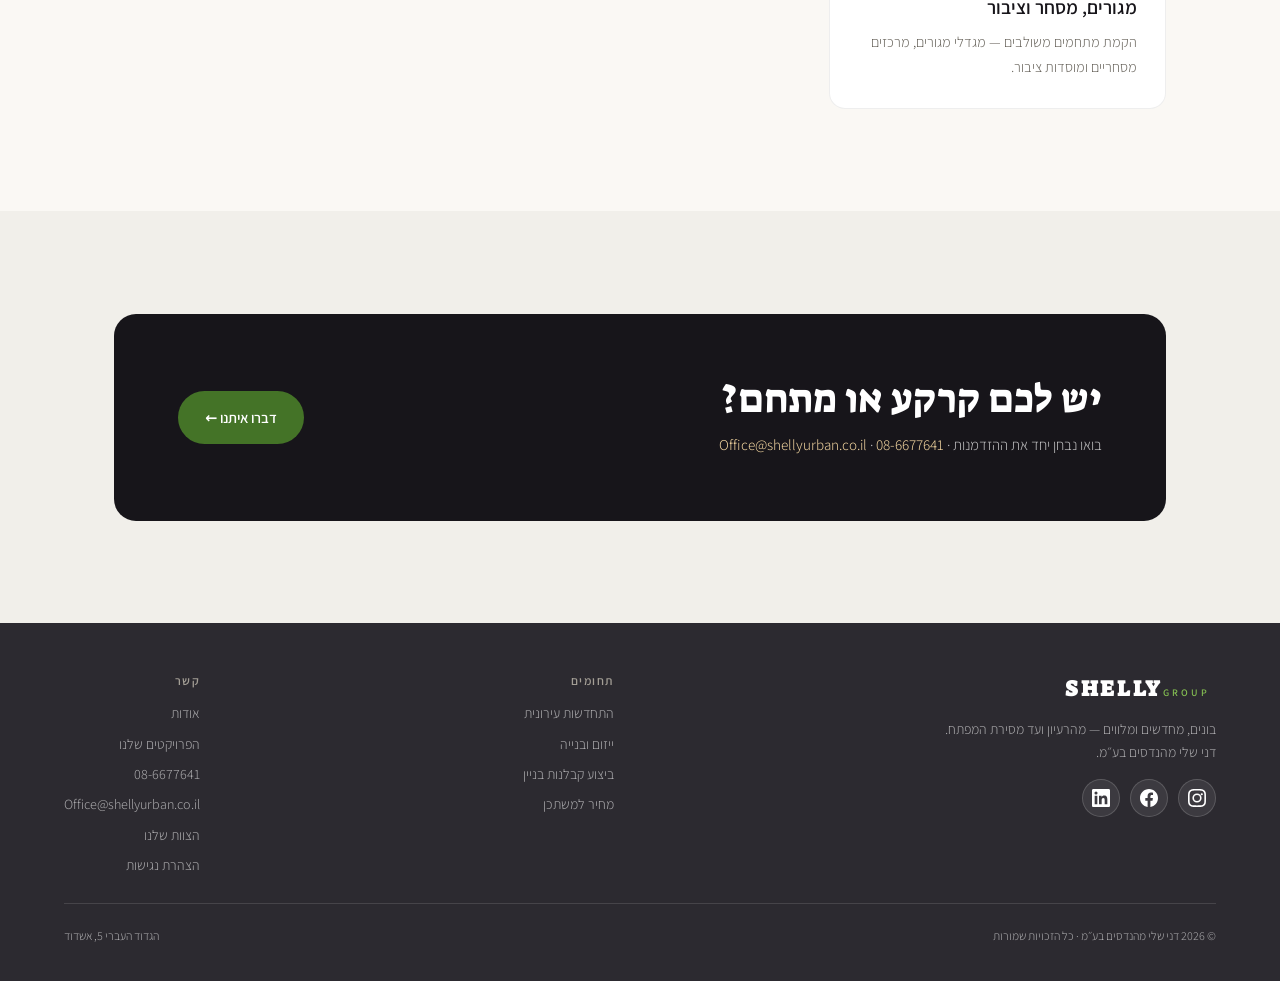
<file: public/development.html>
<!DOCTYPE html>
<html lang="he" dir="rtl">
<head>
<meta charset="UTF-8" />
<meta name="viewport" content="width=device-width, initial-scale=1.0" />
<title>ייזום ובנייה — שלי אורבן</title>
<meta name="description" content="ייזום ובנייה עם שלי אורבן — מובילים פרויקטים מגוונים בנדל״ן משלב הרעיון ועד המפתח: רכישות קרקע, תמ״א 38, פינוי-בינוי, בנייה ירוקה ומתחמי מגורים, מסחר ומוסדות ציבור." />
<link rel="icon" href="assets/s-mark-green.png" />
<link rel="preconnect" href="https://fonts.googleapis.com" />
<link rel="preconnect" href="https://fonts.gstatic.com" crossorigin />
<link href="https://fonts.googleapis.com/css2?family=Suez+One&family=Frank+Ruhl+Libre:wght@300;400;500;700;900&family=Assistant:wght@300;400;500;600;700;800&display=swap" rel="stylesheet" />
<link rel="stylesheet" href="assets/pages.css" />
</head>
<body>

<nav class="nav">
  <a class="brand" href="index.html">SHELLY<span>GROUP</span></a>
  <div class="nlinks">
    <a class="back" href="index.html">← לאתר הראשי</a>
    <a class="ncta" href="index.html#contact">דברו איתנו</a>
  </div>
</nav>

<header class="hero">
  <div class="bgimg"><img src="assets/uploads/render-michael.jpg" alt="ייזום ובנייה — שלי אורבן" /></div>
  <div class="wrap">
    <span class="pill tag">תחום פעילות</span>
    <h1>ייזום <em>ובנייה.</em></h1>
    <p class="hsub">מובילים פרויקטים מגוונים בנדל״ן — משלב הרעיון ועד המפתח. הופכים הזדמנויות לקרקעות, מבנים ומתחמים פורצי דרך למגורים, עסקים ומוסדות ציבור.</p>
  </div>
</header>

<section>
  <div class="wrap">
    <div class="prose reveal">
      <p>אופייה היזמי וחוסנה הכלכלי של דני שלי מהנדסים מאפשרים לחברה ליזום פרויקטים ולהשקיע ביוזמות נדל״ן שונות. אנו מחפשים דרך קבע הזדמנויות אטרקטיביות — להוביל או לקחת חלק ברכישת קרקעות, בשיפוץ והשבחת מבנים ובהקמת מתחמים המיועדים למגורים, עסקים ומוסדות ציבור.</p>
      <p>אנו מנוסים במיזמי נדל״ן מסוגים שונים — רכישות קרקע, תמ״א 38, פינוי-בינוי ובנייה ירוקה — ומהווים שותפים פעילים לכל התחדשות בתחום הנדל״ן והבנייה בארץ. בחברה פועלת מחלקת ניהול קשרי לקוחות המלווה את הרוכשים ונותנת מענה לאורך כל שלבי הפרויקט, עד למפתח.</p>
    </div>
  </div>
</section>

<section style="background:#faf8f4;">
  <div class="wrap">
    <span class="eyebrow reveal">תחומי הייזום</span>
    <h2 class="reveal">מהקרקע <em>ועד הקהילה.</em></h2>
    <div class="info-grid">
      <div class="icard reveal"><div class="ico">🗺️</div><h4>רכישות קרקע</h4><p>איתור ורכישה של קרקעות בעלות פוטנציאל, להובלת מיזמים חדשים.</p></div>
      <div class="icard reveal"><div class="ico">🏢</div><h4>תמ״א 38 ופינוי-בינוי</h4><p>התחדשות מתחמים ותיקים לכדי מגדלי מגורים מודרניים ובטוחים.</p></div>
      <div class="icard reveal"><div class="ico">🌿</div><h4>בנייה ירוקה</h4><p>תכנון יעיל ובר-קיימא שממקסם את הפוטנציאל של כל פרויקט.</p></div>
      <div class="icard reveal"><div class="ico">🏬</div><h4>מגורים, מסחר וציבור</h4><p>הקמת מתחמים משולבים — מגדלי מגורים, מרכזים מסחריים ומוסדות ציבור.</p></div>
    </div>
  </div>
</section>

<section>
  <div class="wrap">
    <div class="cta reveal">
      <div>
        <h3>יש לכם קרקע או מתחם?</h3>
        <p class="cinfo">בואו נבחן יחד את ההזדמנות · <a href="tel:+97286677641">08-6677641</a> · <a href="mailto:Office@shellyurban.co.il">Office@shellyurban.co.il</a></p>
      </div>
      <a class="btn btn-primary" href="index.html#contact">דברו איתנו ←</a>
    </div>
  </div>
</section>

<footer class="foot">
  <div class="ftop">
    <div>
      <div class="fbrand">SHELLY<span>GROUP</span></div>
      <p style="margin-top:12px;max-width:40ch;font-size:14px;">בונים, מחדשים ומלווים — מהרעיון ועד מסירת המפתח. דני שלי מהנדסים בע״מ.</p>
      <div class="fsocial">
        <a href="#" aria-label="Instagram" title="Instagram"><svg viewBox="0 0 24 24" aria-hidden="true"><path d="M12 2.16c3.2 0 3.58.01 4.85.07 1.17.05 1.8.25 2.23.41.56.22.96.48 1.38.9.42.42.68.82.9 1.38.16.42.36 1.06.41 2.23.06 1.27.07 1.65.07 4.85s-.01 3.58-.07 4.85c-.05 1.17-.25 1.8-.41 2.23-.22.56-.48.96-.9 1.38-.42.42-.82.68-1.38.9-.42.16-1.06.36-2.23.41-1.27.06-1.65.07-4.85.07s-3.58-.01-4.85-.07c-1.17-.05-1.8-.25-2.23-.41a3.7 3.7 0 0 1-1.38-.9 3.7 3.7 0 0 1-.9-1.38c-.16-.42-.36-1.06-.41-2.23C2.17 15.58 2.16 15.2 2.16 12s.01-3.58.07-4.85c.05-1.17.25-1.8.41-2.23.22-.56.48-.96.9-1.38.42-.42.82-.68 1.38-.9.42-.16 1.06-.36 2.23-.41C8.42 2.17 8.8 2.16 12 2.16M12 0C8.74 0 8.33.01 7.05.07 5.78.13 4.9.33 4.14.63c-.79.31-1.46.72-2.12 1.38C1.36 2.67.95 3.34.63 4.14.33 4.9.13 5.78.07 7.05.01 8.33 0 8.74 0 12s.01 3.67.07 4.95c.06 1.27.26 2.15.56 2.91.31.8.72 1.47 1.38 2.13.66.66 1.33 1.07 2.12 1.38.76.3 1.64.5 2.91.56C8.33 23.99 8.74 24 12 24s3.67-.01 4.95-.07c1.27-.06 2.15-.26 2.91-.56.8-.31 1.47-.72 2.13-1.38.66-.66 1.07-1.33 1.38-2.13.3-.76.5-1.64.56-2.91.06-1.28.07-1.69.07-4.95s-.01-3.67-.07-4.95c-.06-1.27-.26-2.15-.56-2.91a5.7 5.7 0 0 0-1.38-2.12A5.7 5.7 0 0 0 19.86.63c-.76-.3-1.64-.5-2.91-.56C15.67.01 15.26 0 12 0zm0 5.84A6.16 6.16 0 1 0 18.16 12 6.16 6.16 0 0 0 12 5.84zm0 10.16A4 4 0 1 1 16 12a4 4 0 0 1-4 4zm6.41-10.4a1.44 1.44 0 1 0 1.44 1.44 1.44 1.44 0 0 0-1.44-1.44z"/></svg></a>
        <a href="#" aria-label="Facebook" title="Facebook"><svg viewBox="0 0 24 24" aria-hidden="true"><path d="M24 12.07C24 5.4 18.63 0 12 0S0 5.4 0 12.07c0 6.02 4.39 11.01 10.13 11.93v-8.44H7.08v-3.49h3.05V9.41c0-3.02 1.79-4.69 4.53-4.69 1.31 0 2.69.24 2.69.24v2.97h-1.52c-1.49 0-1.96.93-1.96 1.89v2.25h3.33l-.53 3.49h-2.8v8.44C19.61 23.08 24 18.09 24 12.07z"/></svg></a>
        <a href="#" aria-label="LinkedIn" title="LinkedIn"><svg viewBox="0 0 24 24" aria-hidden="true"><path d="M20.45 20.45h-3.56v-5.57c0-1.33-.02-3.04-1.85-3.04-1.85 0-2.13 1.45-2.13 2.94v5.67H9.35V9h3.41v1.56h.05c.48-.9 1.64-1.85 3.37-1.85 3.6 0 4.27 2.37 4.27 5.45v6.29zM5.34 7.43a2.06 2.06 0 1 1 0-4.13 2.06 2.06 0 0 1 0 4.13zM7.12 20.45H3.56V9h3.56v11.45zM22.22 0H1.77C.79 0 0 .77 0 1.73v20.54C0 23.22.79 24 1.77 24h20.45c.98 0 1.78-.78 1.78-1.73V1.73C24 .77 23.2 0 22.22 0z"/></svg></a>
      </div>
    </div>
    <div class="fcol"><h5>תחומים</h5>
      <a href="renewal.html">התחדשות עירונית</a>
      <a href="development.html">ייזום ובנייה</a>
      <a href="contracting.html">ביצוע קבלנות בניין</a>
      <a href="mishtaken.html">מחיר למשתכן</a>
    </div>
    <div class="fcol"><h5>קשר</h5>
      <a href="about.html">אודות</a>
      <a href="index.html#projects">הפרויקטים שלנו</a>
      <a href="tel:+97286677641">08-6677641</a>
      <a href="mailto:Office@shellyurban.co.il">Office@shellyurban.co.il</a>
    <a href="team.html">הצוות שלנו</a>
      <a href="accessibility.html">הצהרת נגישות</a></div>
  </div>
  <div class="fbot">
    <span>© <span id="yr"></span> דני שלי מהנדסים בע״מ · כל הזכויות שמורות</span>
    <span>הגדוד העברי 5, אשדוד</span>
  </div>
</footer>

<script>
(function(){
  var io=new IntersectionObserver(function(es){es.forEach(function(e){if(e.isIntersecting){e.target.classList.add('in');io.unobserve(e.target);}});},{threshold:.14});
  document.querySelectorAll('.reveal').forEach(function(el){io.observe(el);});
  var y=document.getElementById('yr'); if(y) y.textContent=new Date().getFullYear();
})();
</script>
<script src="assets/a11y.js" defer></script>
</body>
</html>
</file>
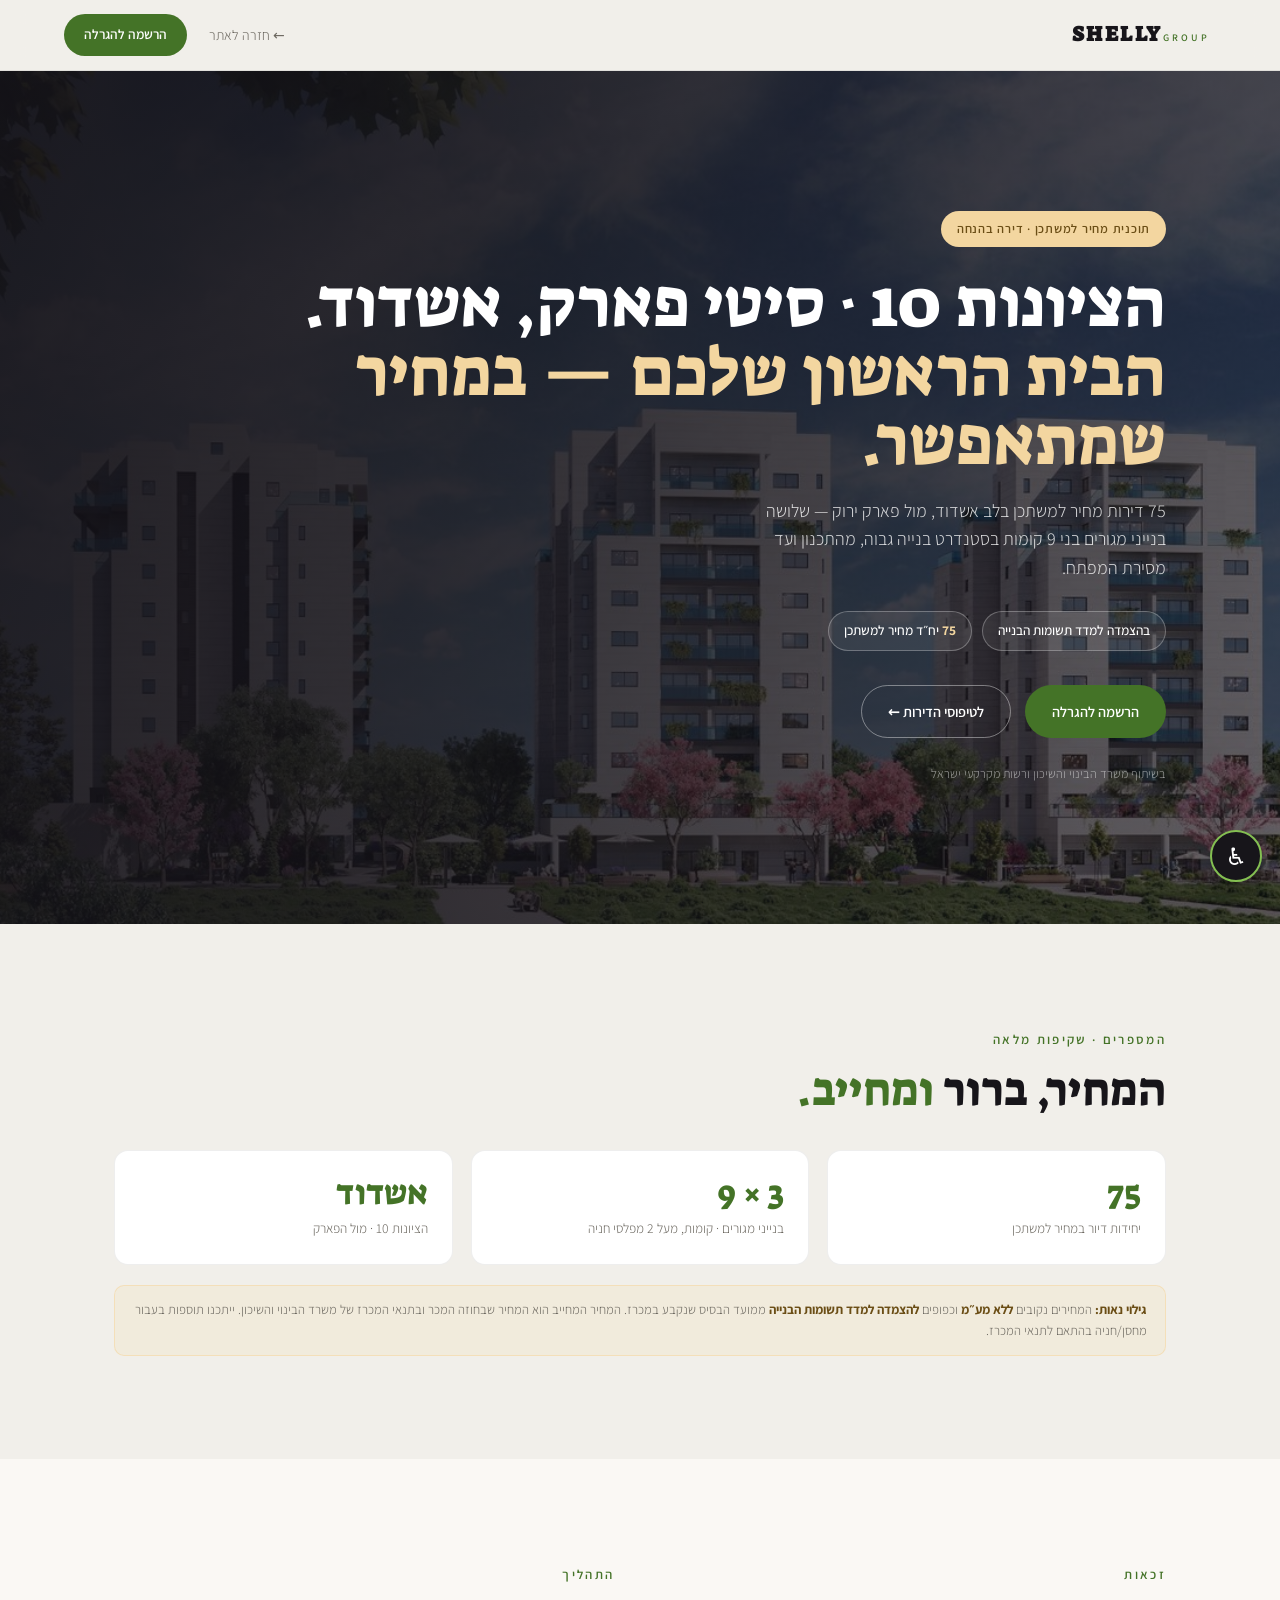
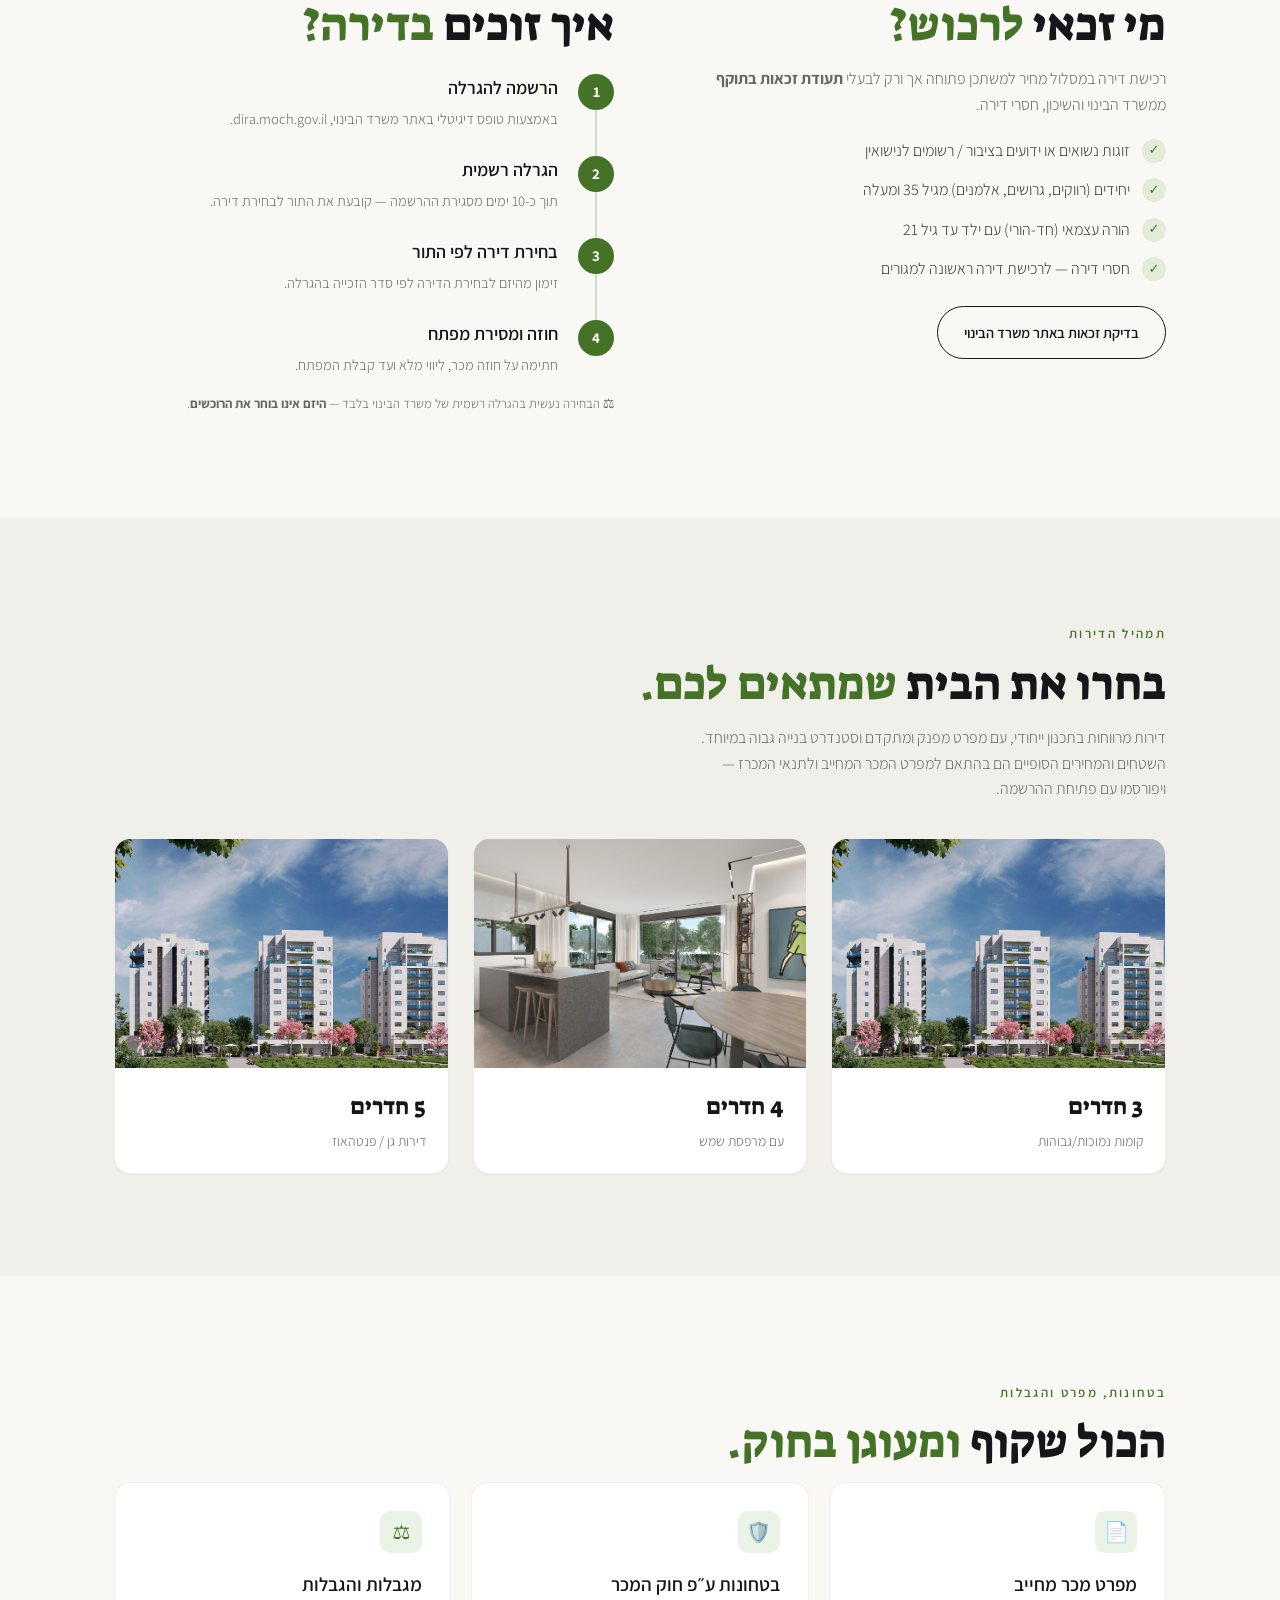
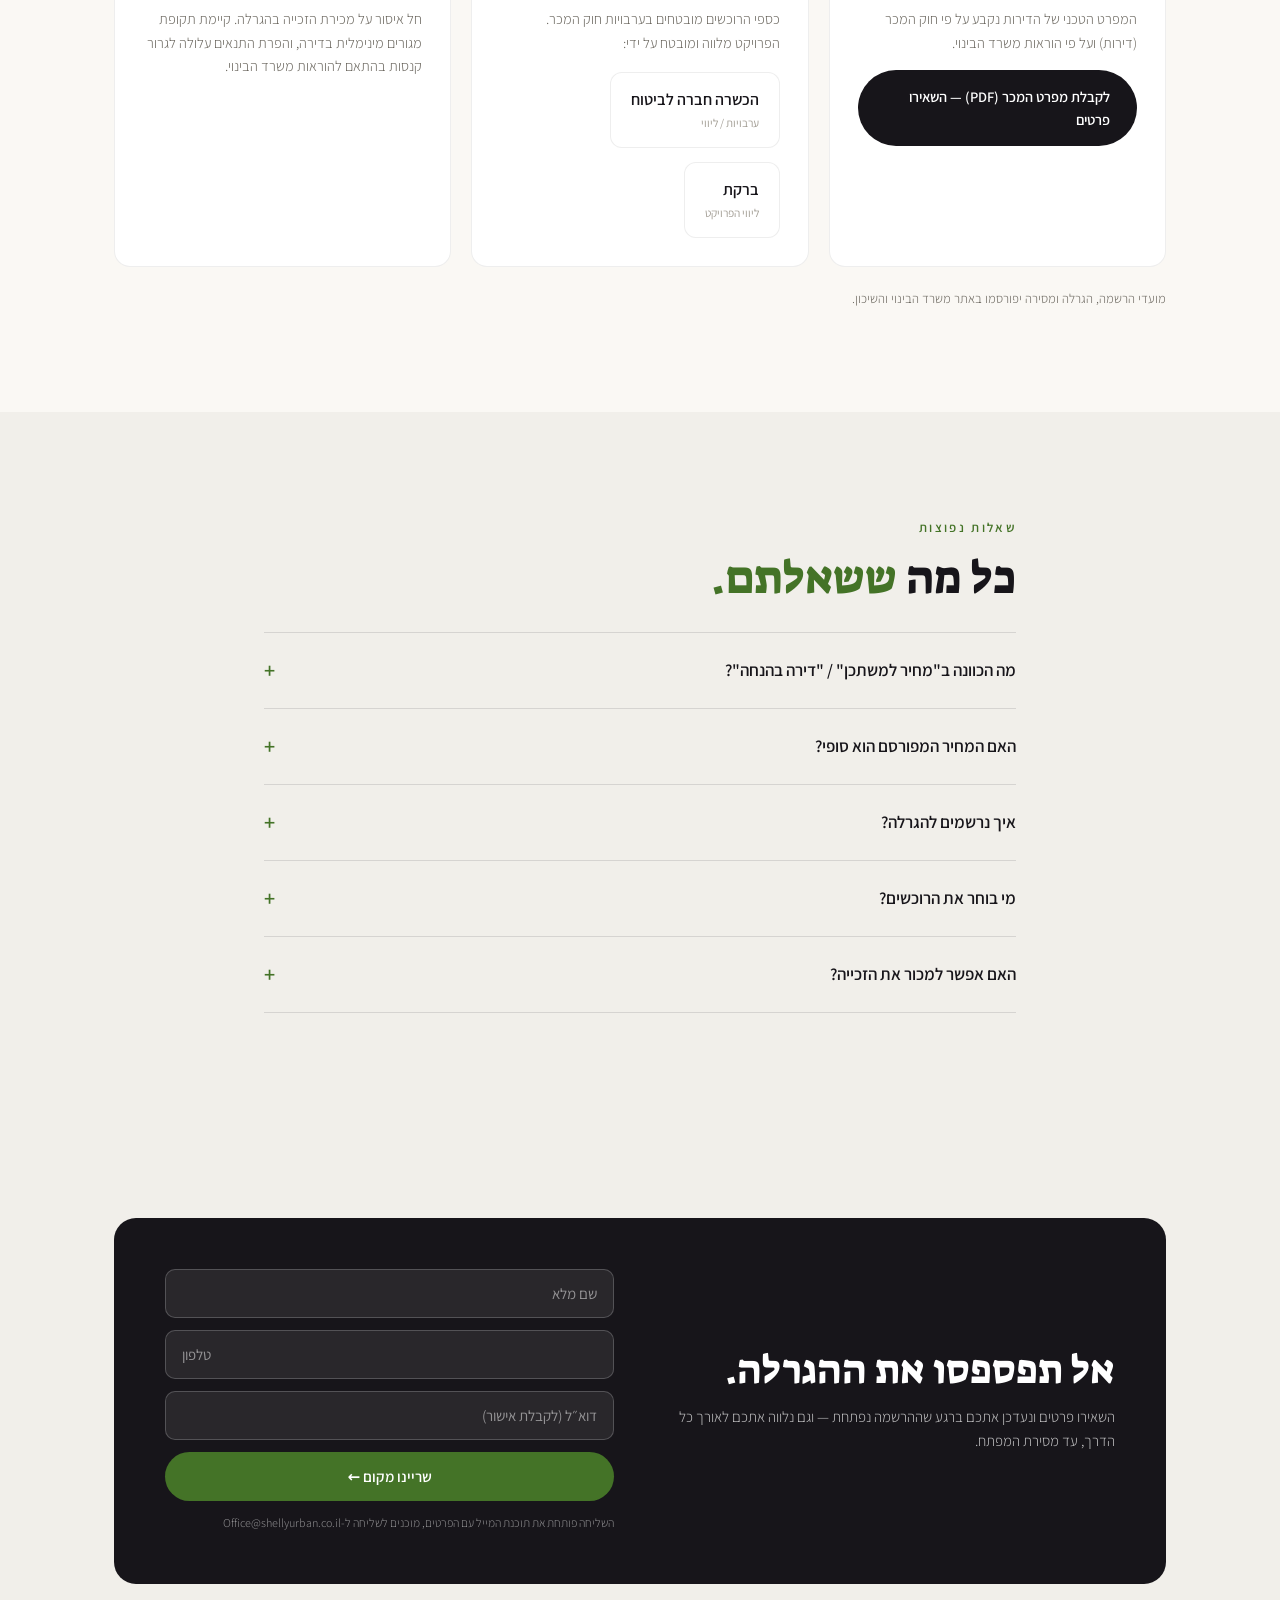
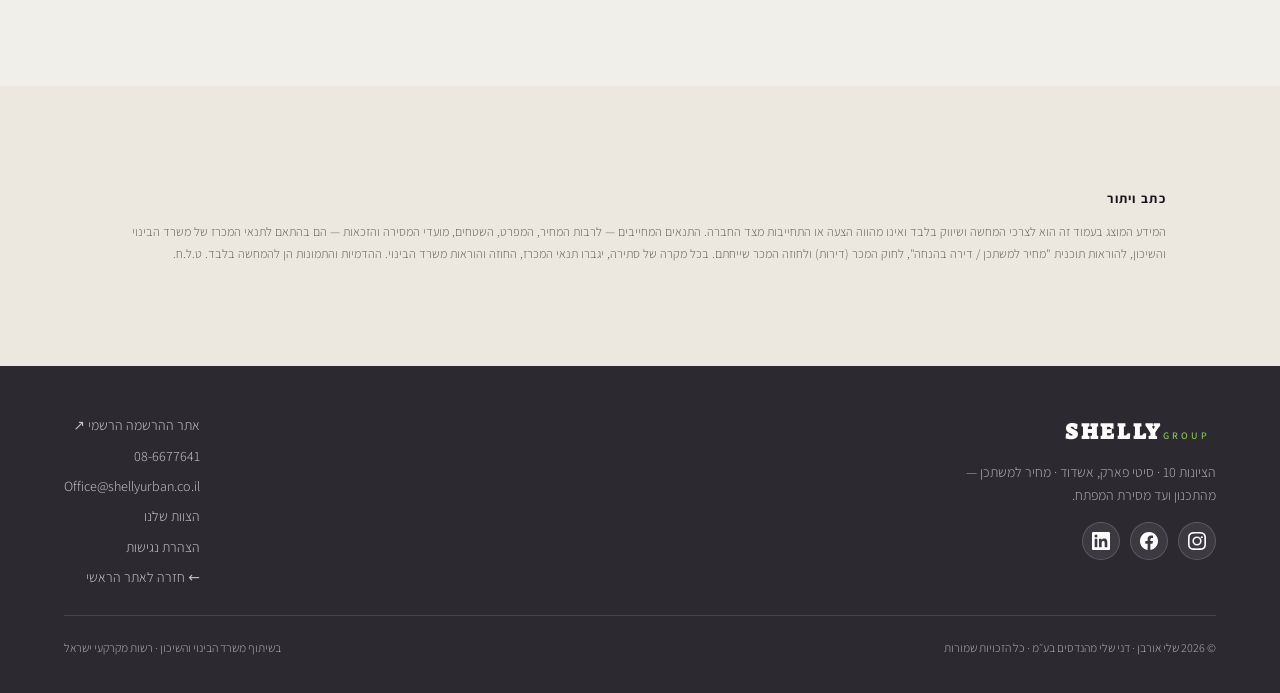
<file: public/mishtaken.html>
<!DOCTYPE html>
<html lang="he" dir="rtl">
<head>
<meta charset="UTF-8" />
<meta name="viewport" content="width=device-width, initial-scale=1.0" />
<title>מחיר למשתכן · הציונות 10 · סיטי פארק, אשדוד — שלי אורבן</title>
<meta name="description" content="סיטי פארק (הציונות 10), אשדוד — 75 דירות מחיר למשתכן (דירה בהנחה) לזכאי משרד הבינוי, מול פארק. הרשמה להגרלה, תמהיל דירות, מפרט מכר מחייב ובטחונות חוק המכר." />
<link rel="icon" href="assets/s-mark-green.png" />
<link rel="preconnect" href="https://fonts.googleapis.com" />
<link rel="preconnect" href="https://fonts.gstatic.com" crossorigin />
<link href="https://fonts.googleapis.com/css2?family=Suez+One&family=Frank+Ruhl+Libre:wght@300;400;500;700;900&family=Assistant:wght@300;400;500;600;700;800&display=swap" rel="stylesheet" />
<script>window.SHELLY_BASE44_API = "https://app.base44.com/api/apps/6a2ff9d8f0f6cef4ef4c3d65/functions";</script>
<style>
  :root{
    --bg:#f1efea; --bg2:#ffffff;
    --ink:#17151a; --ink-dim:#6b675f; --ink-faint:#a39e95;
    --green:#5f9c36; --green-deep:#447327; --green-bright:#84bf52;
    --char:#2c2a30; --led:#f3d6a0; --gold-ink:#6b4e16;
    --hair:rgba(23,21,26,0.12); --hair-soft:rgba(23,21,26,0.07);
    --serif:"Suez One","Frank Ruhl Libre",serif;
    --sans:"Assistant",system-ui,-apple-system,"Segoe UI",sans-serif;
  }
  *{margin:0;padding:0;box-sizing:border-box;}
  html{scroll-behavior:smooth;}
  body{background:var(--bg);color:var(--ink);font-family:var(--sans);font-weight:300;-webkit-font-smoothing:antialiased;line-height:1.6;overflow-x:hidden;}
  ::selection{background:rgba(95,156,54,.2);}
  a{color:inherit;text-decoration:none;}
  img{display:block;max-width:100%;}
  button{font-family:inherit;cursor:pointer;}
  .wrap{max-width:1180px;margin:0 auto;padding-inline:clamp(18px,5vw,64px);}
  section{padding-block:clamp(56px,8vw,104px);}
  .eyebrow{font-size:13px;letter-spacing:.18em;font-weight:600;color:var(--green-deep);text-transform:none;}
  h2{font-family:var(--serif);font-weight:500;font-size:clamp(28px,4vw,46px);line-height:1.08;margin-top:14px;}
  h2 em{font-style:normal;color:var(--green-deep);}
  .sec-lead{color:var(--ink-dim);font-size:16px;margin-top:16px;max-width:60ch;}
  .pill{display:inline-flex;align-items:center;gap:8px;border-radius:100px;font-weight:600;}
  .ph{color:var(--green-deep);background:rgba(95,156,54,.12);border-radius:5px;padding:0 7px;font-weight:600;font-size:.92em;}

  /* nav */
  .nav{position:sticky;top:0;z-index:40;display:flex;align-items:center;justify-content:space-between;
    padding:14px clamp(18px,5vw,64px);background:rgba(241,239,234,.86);backdrop-filter:blur(12px);border-bottom:1px solid var(--hair-soft);}
  .nav .brand{font-family:var(--serif);font-weight:600;font-size:21px;letter-spacing:.12em;}
  .nav .brand span{color:var(--green-deep);font-family:var(--sans);font-size:10px;letter-spacing:.3em;margin-inline-start:6px;}
  .nav .nlinks{display:flex;align-items:center;gap:22px;font-size:14px;}
  .nav .nlinks a.back{color:var(--ink-dim);}
  .nav .ncta{background:var(--green-deep);color:#fff;padding:10px 20px;border-radius:100px;font-size:13.5px;font-weight:600;transition:background .3s;}
  .nav .ncta:hover{background:#2f5417;}
  @media(max-width:680px){.nav .nlinks a.back{display:none;}}

  /* hero */
  .hero{position:relative;color:#fff;overflow:hidden;background:var(--char);}
  .hero .bgimg{position:absolute;inset:0;}
  .hero .bgimg img{width:100%;height:100%;object-fit:cover;}
  .hero .bgimg::after{content:"";position:absolute;inset:0;
    background:linear-gradient(290deg,rgba(20,18,24,.62) 0%,rgba(20,18,24,.86) 62%,rgba(20,18,24,.95) 100%);}
  .hero .wrap{position:relative;z-index:2;padding-block:clamp(70px,11vw,140px);}
  .hero .tag{background:var(--led);color:var(--gold-ink);padding:8px 16px;font-size:12.5px;letter-spacing:.06em;}
  .hero h1{font-family:var(--serif);font-weight:500;font-size:clamp(34px,6vw,68px);line-height:1.02;margin-top:22px;}
  .hero h1 em{font-style:normal;color:var(--led);}
  .hero .hsub{color:rgba(255,255,255,.82);font-size:clamp(15px,1.6vw,18px);margin-top:20px;max-width:46ch;}
  .hero .chips{display:flex;flex-wrap:wrap;gap:10px;margin-top:28px;}
  .hero .chips .c{font-size:13.5px;font-weight:500;color:#fff;border:1px solid rgba(255,255,255,.28);background:rgba(255,255,255,.07);border-radius:100px;padding:8px 15px;}
  .hero .chips .c b{color:var(--led);font-weight:700;}
  .hero .cta-row{display:flex;flex-wrap:wrap;gap:14px;margin-top:34px;align-items:center;}
  .btn{display:inline-flex;align-items:center;gap:10px;border-radius:100px;font-weight:600;font-size:14.5px;padding:14px 26px;transition:.3s;border:1px solid transparent;}
  .btn-primary{background:var(--green-deep);color:#fff;}
  .btn-primary:hover{background:#2f5417;}
  .btn-ghost{border-color:rgba(255,255,255,.4);color:#fff;}
  .btn-ghost:hover{background:rgba(255,255,255,.1);}
  .btn-dark{background:var(--ink);color:#fff;}
  .btn-dark:hover{background:var(--green-deep);}
  .btn-out{border-color:var(--ink);color:var(--ink);}
  .btn-out:hover{background:var(--ink);color:#fff;}
  .hero .htrust{margin-top:26px;font-size:12.5px;color:rgba(255,255,255,.55);}

  /* numbers / price band (mandatory disclosure) */
  .nums{display:grid;grid-template-columns:repeat(auto-fit,minmax(220px,1fr));gap:18px;}
  .nums .n{background:var(--bg2);border:1px solid var(--hair-soft);border-radius:14px;padding:24px;}
  .nums .n b{font-family:var(--serif);font-weight:500;font-size:34px;color:var(--green-deep);display:block;line-height:1.05;}
  .nums .n span{display:block;color:var(--ink-dim);font-size:13.5px;margin-top:8px;}
  .disclose{margin-top:20px;font-size:13px;color:var(--ink-dim);background:rgba(243,214,160,.18);border:1px solid rgba(243,214,160,.6);border-radius:10px;padding:14px 18px;}
  .disclose b{color:var(--gold-ink);}

  /* two-column blocks */
  .cols{display:grid;grid-template-columns:1fr 1fr;gap:clamp(24px,4vw,56px);align-items:start;}
  @media(max-width:820px){.cols{grid-template-columns:1fr;}}
  .panel{background:var(--bg2);border:1px solid var(--hair-soft);border-radius:18px;padding:clamp(24px,3vw,38px);}
  .checks{list-style:none;margin-top:20px;display:flex;flex-direction:column;gap:14px;}
  .checks li{display:flex;gap:12px;align-items:flex-start;font-size:16px;color:#3a372f;}
  .checks li::before{content:"✓";flex:none;width:24px;height:24px;border-radius:50%;background:rgba(95,156,54,.14);color:var(--green-deep);display:grid;place-items:center;font-size:13px;font-weight:700;margin-top:1px;}
  .note{font-size:13px;color:var(--ink-dim);margin-top:18px;}

  /* steps */
  .steps{list-style:none;counter-reset:s;display:flex;flex-direction:column;gap:0;}
  .steps li{position:relative;padding:0 56px 26px 0;counter-increment:s;}
  .steps li:last-child{padding-bottom:0;}
  .steps li::before{content:counter(s);position:absolute;inset-inline-start:0;top:0;width:36px;height:36px;border-radius:50%;background:var(--green-deep);color:#fff;display:grid;place-items:center;font-weight:700;font-size:15px;}
  .steps li::after{content:"";position:absolute;inset-inline-start:17px;top:36px;bottom:0;width:2px;background:rgba(95,156,54,.28);}
  .steps li:last-child::after{display:none;}
  .steps li h4{font-size:18px;font-weight:600;}
  .steps li p{font-size:14.5px;color:var(--ink-dim);margin-top:4px;}

  /* apartment types */
  .types{display:grid;grid-template-columns:repeat(auto-fit,minmax(280px,1fr));gap:24px;margin-top:36px;}
  .tcard{background:var(--bg2);border:1px solid var(--hair-soft);border-radius:16px;overflow:hidden;display:flex;flex-direction:column;
    box-shadow:0 1px 2px rgba(23,21,26,.04);transition:transform .5s cubic-bezier(.2,.8,.2,1),box-shadow .5s;}
  .tcard:hover{transform:translateY(-6px);box-shadow:0 26px 50px -26px rgba(23,21,26,.34);}
  .tcard .timg{aspect-ratio:16/11;overflow:hidden;background:var(--char);}
  .tcard .timg img{width:100%;height:100%;object-fit:cover;transition:transform 1s cubic-bezier(.2,.8,.2,1);}
  .tcard:hover .timg img{transform:scale(1.06);}
  .tbody{padding:20px 22px;display:flex;flex-direction:column;flex:1;}
  .tbody h4{font-family:var(--serif);font-weight:500;font-size:23px;}
  .tbody .meta{color:var(--ink-dim);font-size:14px;margin-top:6px;}
  .tbody .price{margin-top:14px;font-size:17px;font-weight:600;color:var(--green-deep);}
  .tbody .tlink{margin-top:16px;padding-top:14px;border-top:1px solid var(--hair-soft);display:flex;justify-content:space-between;align-items:center;font-size:13px;font-weight:600;color:var(--green-deep);}
  .tbody .tlink i{font-style:normal;transition:transform .35s;}
  .tcard:hover .tbody .tlink i{transform:translateX(-6px);}

  /* spec / guarantees / restrictions cards */
  .info-grid{display:grid;grid-template-columns:repeat(auto-fit,minmax(280px,1fr));gap:20px;margin-top:14px;}
  .icard{background:var(--bg2);border:1px solid var(--hair-soft);border-radius:16px;padding:28px;}
  .icard .ico{width:42px;height:42px;border-radius:10px;background:rgba(95,156,54,.12);display:grid;place-items:center;color:var(--green-deep);font-size:20px;}
  .icard h4{font-size:19px;font-weight:600;margin-top:16px;}
  .icard p{font-size:14.5px;color:var(--ink-dim);margin-top:8px;}
  .icard .ilink{margin-top:16px;display:inline-flex;}

  .partners{display:flex;flex-wrap:wrap;gap:14px;margin-top:18px;}
  .partners .pt{background:var(--bg2);border:1px solid var(--hair-soft);border-radius:12px;padding:14px 20px;font-weight:600;color:var(--ink);}
  .partners .pt span{display:block;font-size:11.5px;color:var(--ink-faint);font-weight:400;margin-top:2px;}

  /* faq */
  .faq{margin-top:28px;border-top:1px solid var(--hair);}
  .faq details{border-bottom:1px solid var(--hair);}
  .faq summary{list-style:none;cursor:pointer;padding:20px 0;font-size:17px;font-weight:600;display:flex;justify-content:space-between;align-items:center;}
  .faq summary::-webkit-details-marker{display:none;}
  .faq summary::after{content:"+";color:var(--green-deep);font-size:22px;transition:transform .3s;}
  .faq details[open] summary::after{transform:rotate(45deg);}
  .faq p{padding:0 0 22px;color:var(--ink-dim);font-size:15px;}

  /* lead form */
  .lead{background:var(--ink);color:#fff;border-radius:22px;padding:clamp(30px,4vw,56px);display:grid;grid-template-columns:1fr 1fr;gap:clamp(28px,4vw,56px);align-items:center;}
  @media(max-width:820px){.lead{grid-template-columns:1fr;}}
  .lead h3{font-family:var(--serif);font-weight:500;font-size:clamp(26px,3.2vw,40px);line-height:1.06;}
  .lead p{color:rgba(255,255,255,.72);font-size:15px;margin-top:14px;}
  .lead form{display:flex;flex-direction:column;gap:12px;}
  .lead input{width:100%;background:rgba(255,255,255,.08);border:1px solid rgba(255,255,255,.2);border-radius:10px;padding:14px 16px;color:#fff;font-family:inherit;font-size:15px;}
  .lead input::placeholder{color:rgba(255,255,255,.5);}
  .lead button{background:var(--green-deep);color:#fff;border:none;border-radius:100px;padding:15px;font-size:15px;font-weight:600;transition:background .3s;}
  .lead button:hover{background:#2f5417;}
  .lead .lnote{font-size:12px;color:rgba(255,255,255,.5);}

  /* legal disclaimer */
  .legal{background:#ece8e0;}
  .legal p{font-size:12.5px;color:var(--ink-dim);line-height:1.7;}
  .legal h5{font-size:13px;letter-spacing:.1em;color:var(--ink);margin-bottom:12px;}

  /* footer */
  .foot{background:var(--char);color:rgba(255,255,255,.6);padding:48px clamp(18px,5vw,64px) 36px;}
  .foot .ftop{display:flex;justify-content:space-between;flex-wrap:wrap;gap:24px;border-bottom:1px solid rgba(255,255,255,.12);padding-bottom:26px;}
  .foot .fbrand{font-family:var(--serif);font-weight:600;font-size:22px;letter-spacing:.12em;color:#fff;}
  .foot .fbrand span{color:var(--green-bright);font-family:var(--sans);font-size:10px;letter-spacing:.3em;margin-inline-start:6px;}
  .foot a{color:rgba(255,255,255,.7);}
  .foot .fbot{padding-top:22px;font-size:12px;color:rgba(255,255,255,.6);display:flex;justify-content:space-between;flex-wrap:wrap;gap:10px;}
  .foot .fsocial{display:flex;gap:10px;margin-top:16px;}
  .foot .fsocial a{width:38px;height:38px;border-radius:50%;display:grid;place-items:center;background:rgba(255,255,255,.08);border:1px solid rgba(255,255,255,.16);color:#fff;transition:.25s;}
  .foot .fsocial a:hover{background:var(--green);border-color:var(--green);transform:translateY(-2px);}
  .foot .fsocial svg{width:18px;height:18px;fill:currentColor;}

  .reveal{opacity:0;transform:translateY(22px);transition:opacity .8s cubic-bezier(.2,.85,.25,1),transform .8s cubic-bezier(.2,.85,.25,1);}
  .reveal.in{opacity:1;transform:none;}
  @media(prefers-reduced-motion:reduce){.reveal{opacity:1;transform:none;transition:none;}}
</style>
</head>
<body>

<!-- NAV -->
<nav class="nav">
  <a class="brand" href="index.html">SHELLY<span>GROUP</span></a>
  <div class="nlinks">
    <a class="back" href="index.html">← חזרה לאתר</a>
    <a class="ncta" href="https://dira.moch.gov.il/ProjectsList" target="_blank" rel="noopener">הרשמה להגרלה</a>
  </div>
</nav>

<!-- HERO -->
<header class="hero">
  <div class="bgimg"><img src="assets/proj-142.jpg" alt="הציונות 10 · סיטי פארק, אשדוד" /></div>
  <div class="wrap">
    <span class="pill tag">תוכנית מחיר למשתכן · דירה בהנחה</span>
    <h1>הציונות 10 · סיטי פארק, אשדוד.<br><em>הבית הראשון שלכם — במחיר שמתאפשר.</em></h1>
    <p class="hsub">75 דירות מחיר למשתכן בלב אשדוד, מול פארק ירוק — שלושה בנייני מגורים בני 9 קומות בסטנדרט בנייה גבוה, מהתכנון ועד מסירת המפתח.</p>
    <div class="chips">
      <span class="c">בהצמדה למדד תשומות הבנייה</span>
      <span class="c"><b>75</b> יח״ד מחיר למשתכן</span>
    </div>
    <div class="cta-row">
      <a class="btn btn-primary" href="https://dira.moch.gov.il/ProjectsList" target="_blank" rel="noopener">הרשמה להגרלה</a>
      <a class="btn btn-ghost" href="#types">לטיפוסי הדירות ←</a>
    </div>
    <p class="htrust">בשיתוף משרד הבינוי והשיכון ורשות מקרקעי ישראל</p>
  </div>
</header>

<!-- PRICE / NUMBERS (mandatory disclosure) -->
<section id="price">
  <div class="wrap">
    <span class="eyebrow reveal">המספרים · שקיפות מלאה</span>
    <h2 class="reveal">המחיר, ברור <em>ומחייב.</em></h2>
    <div class="nums reveal" style="margin-top:34px;">
      <div class="n"><b>75</b><span>יחידות דיור במחיר למשתכן</span></div>
      <div class="n"><b>3 × 9</b><span>בנייני מגורים · קומות, מעל 2 מפלסי חניה</span></div>
      <div class="n"><b>אשדוד</b><span>הציונות 10 · מול הפארק</span></div>
    </div>
    <p class="disclose reveal"><b>גילוי נאות:</b> המחירים נקובים <b>ללא מע״מ</b> וכפופים <b>להצמדה למדד תשומות הבנייה</b> ממועד הבסיס שנקבע במכרז. המחיר המחייב הוא המחיר שבחוזה המכר ובתנאי המכרז של משרד הבינוי והשיכון. ייתכנו תוספות בעבור מחסן/חניה בהתאם לתנאי המכרז.</p>
  </div>
</section>

<!-- ELIGIBILITY + STEPS -->
<section id="eligibility" style="background:#faf8f4;">
  <div class="wrap">
    <div class="cols">
      <div>
        <span class="eyebrow reveal">זכאות</span>
        <h2 class="reveal">מי זכאי <em>לרכוש?</em></h2>
        <p class="sec-lead reveal">רכישת דירה במסלול מחיר למשתכן פתוחה אך ורק לבעלי <b>תעודת זכאות בתוקף</b> ממשרד הבינוי והשיכון, חסרי דירה.</p>
        <ul class="checks reveal">
          <li>זוגות נשואים או ידועים בציבור / רשומים לנישואין</li>
          <li>יחידים (רווקים, גרושים, אלמנים) מגיל 35 ומעלה</li>
          <li>הורה עצמאי (חד-הורי) עם ילד עד גיל 21</li>
          <li>חסרי דירה — לרכישת דירה ראשונה למגורים</li>
        </ul>
        <a class="btn btn-out reveal" style="margin-top:24px;" href="https://www.gov.il/he/departments/topics/dira/govil-landing-page" target="_blank" rel="noopener">בדיקת זכאות באתר משרד הבינוי</a>
      </div>
      <div>
        <span class="eyebrow reveal">התהליך</span>
        <h2 class="reveal">איך זוכים <em>בדירה?</em></h2>
        <ol class="steps reveal" style="margin-top:24px;">
          <li><h4>הרשמה להגרלה</h4><p>באמצעות טופס דיגיטלי באתר משרד הבינוי, dira.moch.gov.il.</p></li>
          <li><h4>הגרלה רשמית</h4><p>תוך כ-10 ימים מסגירת ההרשמה — קובעת את התור לבחירת דירה.</p></li>
          <li><h4>בחירת דירה לפי התור</h4><p>זימון מהיזם לבחירת הדירה לפי סדר הזכייה בהגרלה.</p></li>
          <li><h4>חוזה ומסירת מפתח</h4><p>חתימה על חוזה מכר, ליווי מלא ועד קבלת המפתח.</p></li>
        </ol>
        <p class="note reveal">⚖ הבחירה נעשית בהגרלה רשמית של משרד הבינוי בלבד — <b>היזם אינו בוחר את הרוכשים</b>.</p>
      </div>
    </div>
  </div>
</section>

<!-- APARTMENT TYPES -->
<section id="types">
  <div class="wrap">
    <span class="eyebrow reveal">תמהיל הדירות</span>
    <h2 class="reveal">בחרו את הבית <em>שמתאים לכם.</em></h2>
    <p class="sec-lead reveal">דירות מרווחות בתכנון ייחודי, עם מפרט מפנק ומתקדם וסטנדרט בנייה גבוה במיוחד. השטחים והמחירים הסופיים הם בהתאם למפרט המכר המחייב ולתנאי המכרז — ויפורסמו עם פתיחת ההרשמה.</p>
    <div class="types">
      <article class="tcard reveal">
        <div class="timg"><img src="assets/proj-142.jpg" alt="דירת 3 חדרים" loading="lazy" /></div>
        <div class="tbody"><h4>3 חדרים</h4><div class="meta">קומות נמוכות/גבוהות</div></div>
      </article>
      <article class="tcard reveal d1">
        <div class="timg"><img src="assets/uploads/render-interior.jpg" alt="דירת 4 חדרים" loading="lazy" /></div>
        <div class="tbody"><h4>4 חדרים</h4><div class="meta">עם מרפסת שמש</div></div>
      </article>
      <article class="tcard reveal d2">
        <div class="timg"><img src="assets/proj-142.jpg" alt="דירת 5 חדרים" loading="lazy" /></div>
        <div class="tbody"><h4>5 חדרים</h4><div class="meta">דירות גן / פנטהאוז</div></div>
      </article>
    </div>
  </div>
</section>

<!-- SPEC + GUARANTEES + RESTRICTIONS (mandatory) -->
<section id="legal-info" style="background:#faf8f4;">
  <div class="wrap">
    <span class="eyebrow reveal">בטחונות, מפרט והגבלות</span>
    <h2 class="reveal">הכול שקוף <em>ומעוגן בחוק.</em></h2>
    <div class="info-grid">
      <div class="icard reveal">
        <div class="ico">📄</div>
        <h4>מפרט מכר מחייב</h4>
        <p>המפרט הטכני של הדירות נקבע על פי חוק המכר (דירות) ועל פי הוראות משרד הבינוי.</p>
        <a class="btn btn-dark ilink" href="#register">לקבלת מפרט המכר (PDF) — השאירו פרטים</a>
      </div>
      <div class="icard reveal d1">
        <div class="ico">🛡️</div>
        <h4>בטחונות ע״פ חוק המכר</h4>
        <p>כספי הרוכשים מובטחים בערבויות חוק המכר. הפרויקט מלווה ומובטח על ידי:</p>
        <div class="partners">
          <div class="pt">הכשרה חברה לביטוח<span>ערבויות / ליווי</span></div>
          <div class="pt">ברקת<span>ליווי הפרויקט</span></div>
        </div>
      </div>
      <div class="icard reveal d2">
        <div class="ico">⚖️</div>
        <h4>מגבלות והגבלות</h4>
        <p>חל איסור על מכירת הזכייה בהגרלה. קיימת תקופת מגורים מינימלית בדירה, והפרת התנאים עלולה לגרור קנסות בהתאם להוראות משרד הבינוי.</p>
      </div>
    </div>
    <p class="note reveal" style="margin-top:22px;">מועדי הרשמה, הגרלה ומסירה יפורסמו באתר משרד הבינוי והשיכון.</p>
  </div>
</section>

<!-- FAQ -->
<section id="faq">
  <div class="wrap" style="max-width:880px;">
    <span class="eyebrow reveal">שאלות נפוצות</span>
    <h2 class="reveal">כל מה <em>ששאלתם.</em></h2>
    <div class="faq reveal">
      <details><summary>מה הכוונה ב"מחיר למשתכן" / "דירה בהנחה"?</summary><p>תוכנית ממשלתית המאפשרת לזכאים לרכוש דירה חדשה במחיר מופחת משמעותית ממחיר השוק, באמצעות הוזלת עלות הקרקע ליזם. הבחירה מתבצעת בהגרלה רשמית.</p></details>
      <details><summary>האם המחיר המפורסם הוא סופי?</summary><p>המחיר נקוב ללא מע״מ וכפוף להצמדה למדד תשומות הבנייה ממועד הבסיס במכרז. המחיר המחייב הוא זה שבחוזה המכר ובתנאי המכרז.</p></details>
      <details><summary>איך נרשמים להגרלה?</summary><p>ההרשמה מתבצעת באתר משרד הבינוי והשיכון, dira.moch.gov.il, לבעלי תעודת זכאות בתוקף.</p></details>
      <details><summary>מי בוחר את הרוכשים?</summary><p>הבחירה נעשית בהגרלה רשמית של משרד הבינוי בלבד — היזם אינו בוחר רוכשים.</p></details>
      <details><summary>האם אפשר למכור את הזכייה?</summary><p>לא. חל איסור על מכירת הזכייה, וקיימת תקופת מגורים מינימלית. הפרה עלולה לגרור קנסות.</p></details>
    </div>
  </div>
</section>

<!-- LEAD FORM -->
<section id="register">
  <div class="wrap">
    <div class="lead reveal">
      <div>
        <h3>אל תפספסו את ההגרלה.</h3>
        <p>השאירו פרטים ונעדכן אתכם ברגע שההרשמה נפתחת — וגם נלווה אתכם לאורך כל הדרך, עד מסירת המפתח.</p>
      </div>
      <form id="leadForm">
        <input id="lf-name" name="name" type="text" autocomplete="name" required placeholder="שם מלא" />
        <input id="lf-phone" name="phone" type="tel" autocomplete="tel" required placeholder="טלפון" />
        <input id="lf-email" name="email" type="email" autocomplete="email" placeholder="דוא״ל (לקבלת אישור)" />
        <button type="submit">שריינו מקום ←</button>
        <div class="lnote">השליחה פותחת את תוכנת המייל עם הפרטים, מוכנים לשליחה ל-Office@shellyurban.co.il</div>
      </form>
    </div>
  </div>
</section>

<!-- LEGAL DISCLAIMER -->
<section class="legal">
  <div class="wrap">
    <h5>כתב ויתור</h5>
    <p>המידע המוצג בעמוד זה הוא לצרכי המחשה ושיווק בלבד ואינו מהווה הצעה או התחייבות מצד החברה. התנאים המחייבים — לרבות המחיר, המפרט, השטחים, מועדי המסירה והזכאות — הם בהתאם לתנאי המכרז של משרד הבינוי והשיכון, להוראות תוכנית "מחיר למשתכן / דירה בהנחה", לחוק המכר (דירות) ולחוזה המכר שייחתם. בכל מקרה של סתירה, יגברו תנאי המכרז, החוזה והוראות משרד הבינוי. ההדמיות והתמונות הן להמחשה בלבד. ט.ל.ח.</p>
  </div>
</section>

<!-- FOOTER -->
<footer class="foot">
  <div class="ftop">
    <div>
      <div class="fbrand">SHELLY<span>GROUP</span></div>
      <p style="margin-top:12px;max-width:36ch;font-size:14px;">הציונות 10 · סיטי פארק, אשדוד · מחיר למשתכן — מהתכנון ועד מסירת המפתח.</p>
      <div class="fsocial">
        <a href="#" aria-label="Instagram" title="Instagram"><svg viewBox="0 0 24 24" aria-hidden="true"><path d="M12 2.16c3.2 0 3.58.01 4.85.07 1.17.05 1.8.25 2.23.41.56.22.96.48 1.38.9.42.42.68.82.9 1.38.16.42.36 1.06.41 2.23.06 1.27.07 1.65.07 4.85s-.01 3.58-.07 4.85c-.05 1.17-.25 1.8-.41 2.23-.22.56-.48.96-.9 1.38-.42.42-.82.68-1.38.9-.42.16-1.06.36-2.23.41-1.27.06-1.65.07-4.85.07s-3.58-.01-4.85-.07c-1.17-.05-1.8-.25-2.23-.41a3.7 3.7 0 0 1-1.38-.9 3.7 3.7 0 0 1-.9-1.38c-.16-.42-.36-1.06-.41-2.23C2.17 15.58 2.16 15.2 2.16 12s.01-3.58.07-4.85c.05-1.17.25-1.8.41-2.23.22-.56.48-.96.9-1.38.42-.42.82-.68 1.38-.9.42-.16 1.06-.36 2.23-.41C8.42 2.17 8.8 2.16 12 2.16M12 0C8.74 0 8.33.01 7.05.07 5.78.13 4.9.33 4.14.63c-.79.31-1.46.72-2.12 1.38C1.36 2.67.95 3.34.63 4.14.33 4.9.13 5.78.07 7.05.01 8.33 0 8.74 0 12s.01 3.67.07 4.95c.06 1.27.26 2.15.56 2.91.31.8.72 1.47 1.38 2.13.66.66 1.33 1.07 2.12 1.38.76.3 1.64.5 2.91.56C8.33 23.99 8.74 24 12 24s3.67-.01 4.95-.07c1.27-.06 2.15-.26 2.91-.56.8-.31 1.47-.72 2.13-1.38.66-.66 1.07-1.33 1.38-2.13.3-.76.5-1.64.56-2.91.06-1.28.07-1.69.07-4.95s-.01-3.67-.07-4.95c-.06-1.27-.26-2.15-.56-2.91a5.7 5.7 0 0 0-1.38-2.12A5.7 5.7 0 0 0 19.86.63c-.76-.3-1.64-.5-2.91-.56C15.67.01 15.26 0 12 0zm0 5.84A6.16 6.16 0 1 0 18.16 12 6.16 6.16 0 0 0 12 5.84zm0 10.16A4 4 0 1 1 16 12a4 4 0 0 1-4 4zm6.41-10.4a1.44 1.44 0 1 0 1.44 1.44 1.44 1.44 0 0 0-1.44-1.44z"/></svg></a>
        <a href="#" aria-label="Facebook" title="Facebook"><svg viewBox="0 0 24 24" aria-hidden="true"><path d="M24 12.07C24 5.4 18.63 0 12 0S0 5.4 0 12.07c0 6.02 4.39 11.01 10.13 11.93v-8.44H7.08v-3.49h3.05V9.41c0-3.02 1.79-4.69 4.53-4.69 1.31 0 2.69.24 2.69.24v2.97h-1.52c-1.49 0-1.96.93-1.96 1.89v2.25h3.33l-.53 3.49h-2.8v8.44C19.61 23.08 24 18.09 24 12.07z"/></svg></a>
        <a href="#" aria-label="LinkedIn" title="LinkedIn"><svg viewBox="0 0 24 24" aria-hidden="true"><path d="M20.45 20.45h-3.56v-5.57c0-1.33-.02-3.04-1.85-3.04-1.85 0-2.13 1.45-2.13 2.94v5.67H9.35V9h3.41v1.56h.05c.48-.9 1.64-1.85 3.37-1.85 3.6 0 4.27 2.37 4.27 5.45v6.29zM5.34 7.43a2.06 2.06 0 1 1 0-4.13 2.06 2.06 0 0 1 0 4.13zM7.12 20.45H3.56V9h3.56v11.45zM22.22 0H1.77C.79 0 0 .77 0 1.73v20.54C0 23.22.79 24 1.77 24h20.45c.98 0 1.78-.78 1.78-1.73V1.73C24 .77 23.2 0 22.22 0z"/></svg></a>
      </div>
    </div>
    <div style="display:flex;flex-direction:column;gap:8px;font-size:14px;">
      <a href="https://dira.moch.gov.il/ProjectsList" target="_blank" rel="noopener">אתר ההרשמה הרשמי ↗</a>
      <a href="tel:+97286677641">08-6677641</a>
      <a href="mailto:Office@shellyurban.co.il">Office@shellyurban.co.il</a>
      <a href="team.html">הצוות שלנו</a><a href="accessibility.html">הצהרת נגישות</a><a href="index.html">← חזרה לאתר הראשי</a>
    </div>
  </div>
  <div class="fbot">
    <span>© <span id="yr"></span> שלי אורבן · דני שלי מהנדסים בע״מ · כל הזכויות שמורות</span>
    <span>בשיתוף משרד הבינוי והשיכון · רשות מקרקעי ישראל</span>
  </div>
</footer>

<script>
(function(){
  /* reveal on scroll */
  var io=new IntersectionObserver(function(es){es.forEach(function(e){if(e.isIntersecting){e.target.classList.add('in');io.unobserve(e.target);}});},{threshold:.16});
  document.querySelectorAll('.reveal').forEach(function(el,i){ if(el.classList.contains('d1'))el.style.transitionDelay='.1s'; if(el.classList.contains('d2'))el.style.transitionDelay='.2s'; io.observe(el); });
  /* lead form → mailto (same pattern as the main site) */
  var MAIL_TO="Office@shellyurban.co.il";
  var form=document.getElementById('leadForm');
  var PROJ="הציונות 10 · סיטי פארק, אשדוד (מחיר למשתכן)";
  function mailtoLead(name,phone,email){
    var subject=encodeURIComponent("פנייה מעמוד מחיר למשתכן — הציונות 10 · סיטי פארק, אשדוד"+(name?(" · "+name):""));
    var body=encodeURIComponent("שם: "+name+"\nטלפון: "+phone+(email?("\nדוא״ל: "+email):"")+"\nפרויקט: "+PROJ);
    window.location.href="mailto:"+MAIL_TO+"?subject="+subject+"&body="+body;
  }
  if(form) form.addEventListener('submit',function(e){
    e.preventDefault();
    var name=form.name.value.trim(),phone=form.phone.value.trim(),email=(form.email?form.email.value.trim():"");
    var btn=form.querySelector('button[type="submit"]');
    var d={name:name,phone:phone,email:email,project:PROJ,source:"mishtaken"};
    function sendLead(d){
      var api=(window.SHELLY_BASE44_API||"").replace(/\/+$/,"");
      if(api){
        return fetch(api+"/submitLead",{method:"POST",headers:{"Content-Type":"application/json"},body:JSON.stringify(d)})
          .then(function(r){ if(!r.ok) throw new Error("http "+r.status); return true; });
      }
      if(window.base44 && base44.entities && base44.entities.Lead){
        return base44.entities.Lead.create(d).then(function(){ return true; });
      }
      return Promise.reject(new Error("no-backend"));
    }
    if(btn){btn.disabled=true;btn.textContent="שולח…";}
    sendLead(d)
      .then(function(){ if(btn){btn.textContent="נשלח ✓";} form.reset(); setTimeout(function(){if(btn){btn.disabled=false;btn.textContent="שריינו מקום ←";}},2600); })
      .catch(function(){ if(btn){btn.disabled=false;btn.textContent="שריינו מקום ←";} mailtoLead(name,phone,email); });
  });
  document.getElementById('yr').textContent=new Date().getFullYear();
})();
</script>
<script src="assets/a11y.js" defer></script>
</body>
</html>
</file>
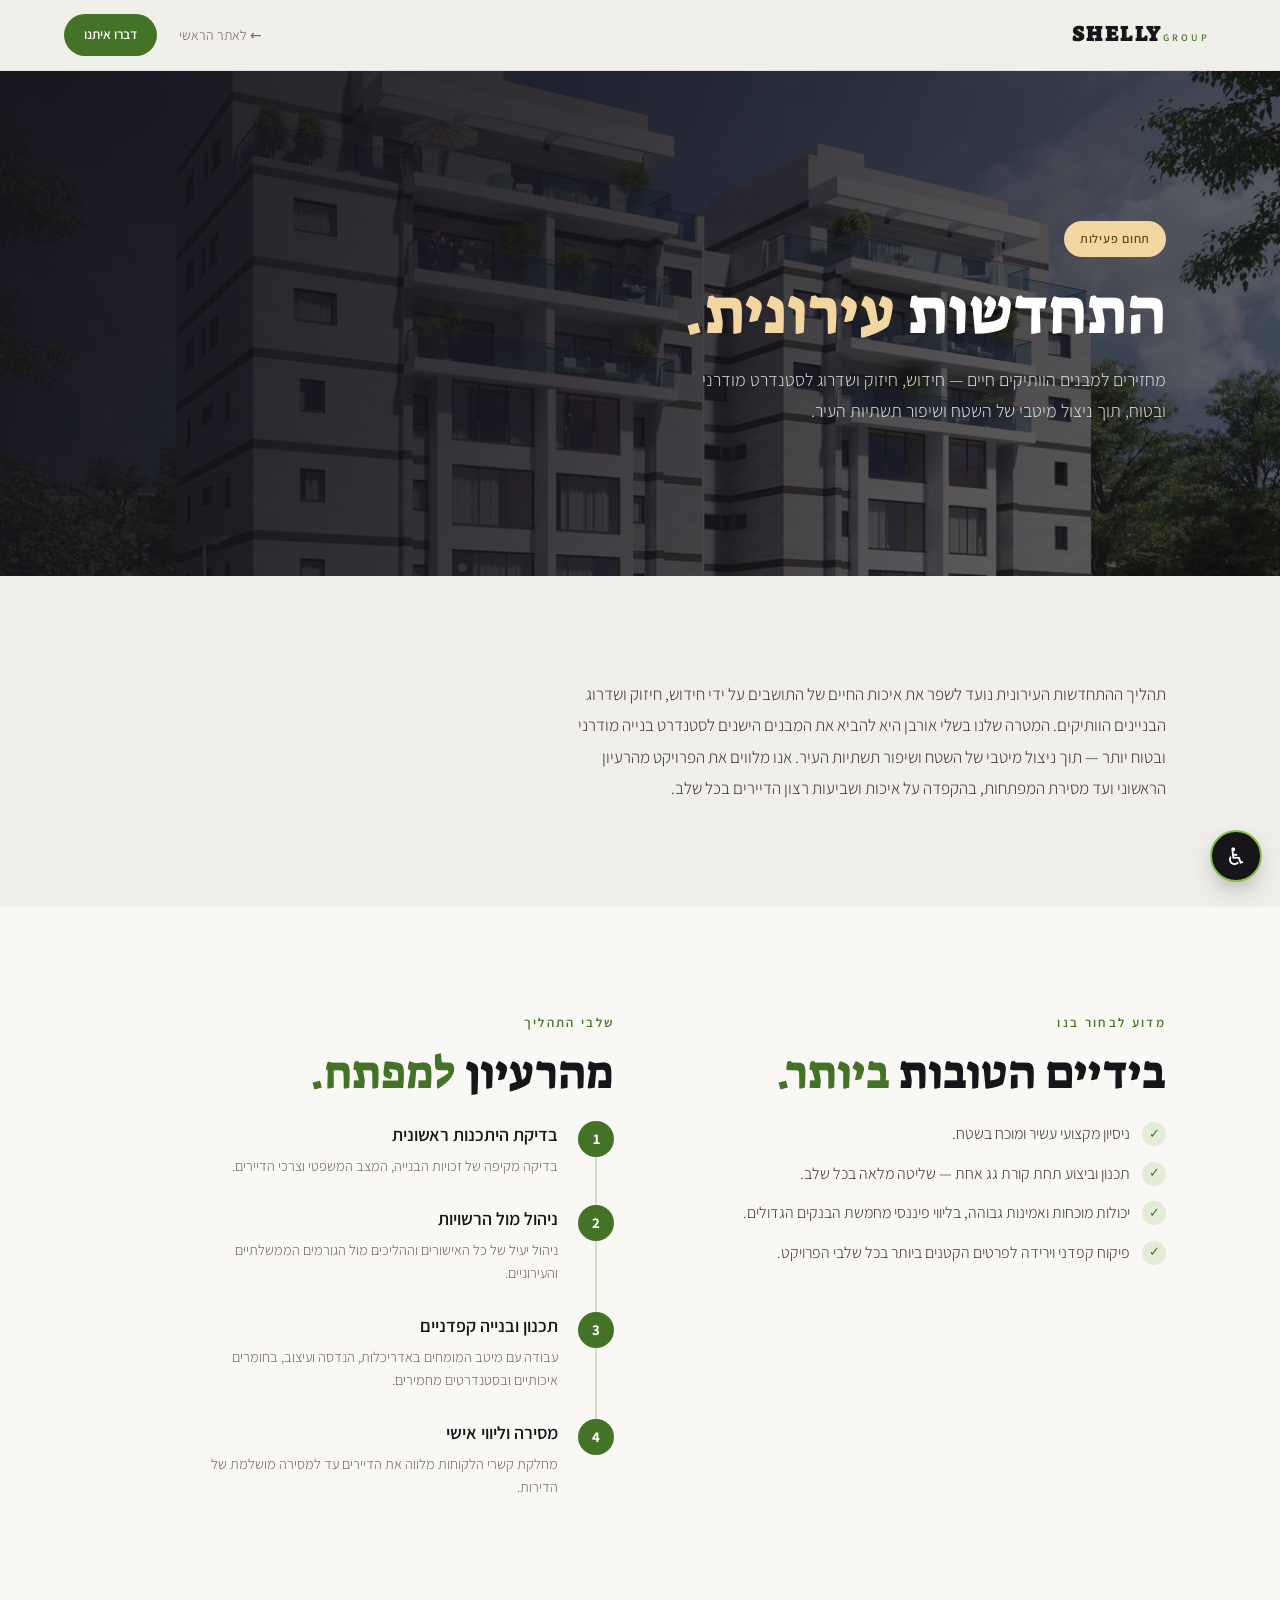
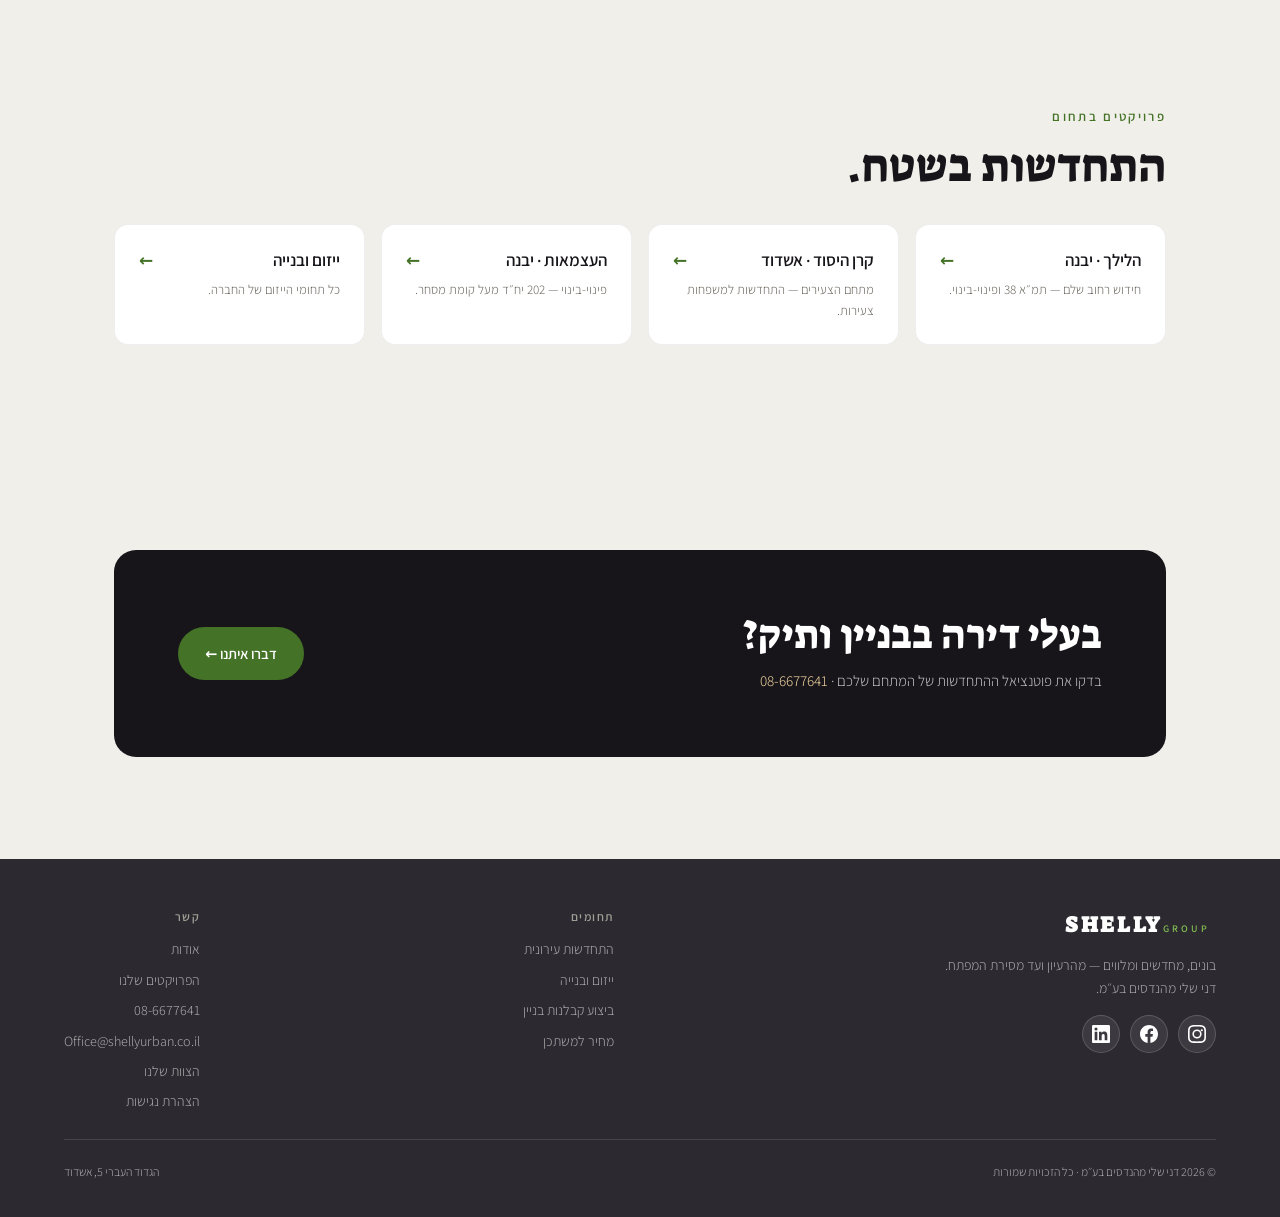
<file: public/renewal.html>
<!DOCTYPE html>
<html lang="he" dir="rtl">
<head>
<meta charset="UTF-8" />
<meta name="viewport" content="width=device-width, initial-scale=1.0" />
<title>התחדשות עירונית — שלי אורבן</title>
<meta name="description" content="התחדשות עירונית עם שלי אורבן — חידוש, חיזוק ושדרוג מבנים ותיקים לסטנדרט מודרני ובטוח. תמ״א 38 ופינוי-בינוי, מהרעיון ועד מסירת המפתח, בליווי דיירים מלא." />
<link rel="icon" href="assets/s-mark-green.png" />
<link rel="preconnect" href="https://fonts.googleapis.com" />
<link rel="preconnect" href="https://fonts.gstatic.com" crossorigin />
<link href="https://fonts.googleapis.com/css2?family=Suez+One&family=Frank+Ruhl+Libre:wght@300;400;500;700;900&family=Assistant:wght@300;400;500;600;700;800&display=swap" rel="stylesheet" />
<link rel="stylesheet" href="assets/pages.css" />
</head>
<body>

<nav class="nav">
  <a class="brand" href="index.html">SHELLY<span>GROUP</span></a>
  <div class="nlinks">
    <a class="back" href="index.html">← לאתר הראשי</a>
    <a class="ncta" href="index.html#contact">דברו איתנו</a>
  </div>
</nav>

<header class="hero">
  <div class="bgimg"><img src="assets/proj-lilac.jpg" alt="פרויקט התחדשות עירונית" /></div>
  <div class="wrap">
    <span class="pill tag">תחום פעילות</span>
    <h1>התחדשות <em>עירונית.</em></h1>
    <p class="hsub">מחזירים למבנים הוותיקים חיים — חידוש, חיזוק ושדרוג לסטנדרט מודרני ובטוח, תוך ניצול מיטבי של השטח ושיפור תשתיות העיר.</p>
  </div>
</header>

<section>
  <div class="wrap">
    <div class="prose reveal">
      <p>תהליך ההתחדשות העירונית נועד לשפר את איכות החיים של התושבים על ידי חידוש, חיזוק ושדרוג הבניינים הוותיקים. המטרה שלנו בשלי אורבן היא להביא את המבנים הישנים לסטנדרט בנייה מודרני ובטוח יותר — תוך ניצול מיטבי של השטח ושיפור תשתיות העיר. אנו מלווים את הפרויקט מהרעיון הראשוני ועד מסירת המפתחות, בהקפדה על איכות ושביעות רצון הדיירים בכל שלב.</p>
    </div>
  </div>
</section>

<section style="background:#faf8f4;">
  <div class="wrap">
    <div class="cols">
      <div>
        <span class="eyebrow reveal">מדוע לבחור בנו</span>
        <h2 class="reveal">בידיים הטובות <em>ביותר.</em></h2>
        <ul class="checks reveal">
          <li>ניסיון מקצועי עשיר ומוכח בשטח.</li>
          <li>תכנון וביצוע תחת קורת גג אחת — שליטה מלאה בכל שלב.</li>
          <li>יכולות מוכחות ואמינות גבוהה, בליווי פיננסי מחמשת הבנקים הגדולים.</li>
          <li>פיקוח קפדני וירידה לפרטים הקטנים ביותר בכל שלבי הפרויקט.</li>
        </ul>
      </div>
      <div>
        <span class="eyebrow reveal">שלבי התהליך</span>
        <h2 class="reveal">מהרעיון <em>למפתח.</em></h2>
        <ol class="steps reveal">
          <li><h4>בדיקת היתכנות ראשונית</h4><p>בדיקה מקיפה של זכויות הבנייה, המצב המשפטי וצרכי הדיירים.</p></li>
          <li><h4>ניהול מול הרשויות</h4><p>ניהול יעיל של כל האישורים וההליכים מול הגורמים הממשלתיים והעירוניים.</p></li>
          <li><h4>תכנון ובנייה קפדניים</h4><p>עבודה עם מיטב המומחים באדריכלות, הנדסה ועיצוב, בחומרים איכותיים ובסטנדרטים מחמירים.</p></li>
          <li><h4>מסירה וליווי אישי</h4><p>מחלקת קשרי הלקוחות מלווה את הדיירים עד למסירה מושלמת של הדירות.</p></li>
        </ol>
      </div>
    </div>
  </div>
</section>

<section>
  <div class="wrap">
    <span class="eyebrow reveal">פרויקטים בתחום</span>
    <h2 class="reveal">התחדשות בשטח.</h2>
    <div class="domains">
      <a href="index.html#projects"><h4>הלילך · יבנה <i>←</i></h4><p>חידוש רחוב שלם — תמ״א 38 ופינוי-בינוי.</p></a>
      <a href="index.html#projects"><h4>קרן היסוד · אשדוד <i>←</i></h4><p>מתחם הצעירים — התחדשות למשפחות צעירות.</p></a>
      <a href="index.html#projects"><h4>העצמאות · יבנה <i>←</i></h4><p>פינוי-בינוי — 202 יח״ד מעל קומת מסחר.</p></a>
      <a href="development.html"><h4>ייזום ובנייה <i>←</i></h4><p>כל תחומי הייזום של החברה.</p></a>
    </div>
  </div>
</section>

<section>
  <div class="wrap">
    <div class="cta reveal">
      <div>
        <h3>בעלי דירה בבניין ותיק?</h3>
        <p class="cinfo">בדקו את פוטנציאל ההתחדשות של המתחם שלכם · <a href="tel:+97286677641">08-6677641</a></p>
      </div>
      <a class="btn btn-primary" href="index.html#contact">דברו איתנו ←</a>
    </div>
  </div>
</section>

<footer class="foot">
  <div class="ftop">
    <div>
      <div class="fbrand">SHELLY<span>GROUP</span></div>
      <p style="margin-top:12px;max-width:40ch;font-size:14px;">בונים, מחדשים ומלווים — מהרעיון ועד מסירת המפתח. דני שלי מהנדסים בע״מ.</p>
      <div class="fsocial">
        <a href="#" aria-label="Instagram" title="Instagram"><svg viewBox="0 0 24 24" aria-hidden="true"><path d="M12 2.16c3.2 0 3.58.01 4.85.07 1.17.05 1.8.25 2.23.41.56.22.96.48 1.38.9.42.42.68.82.9 1.38.16.42.36 1.06.41 2.23.06 1.27.07 1.65.07 4.85s-.01 3.58-.07 4.85c-.05 1.17-.25 1.8-.41 2.23-.22.56-.48.96-.9 1.38-.42.42-.82.68-1.38.9-.42.16-1.06.36-2.23.41-1.27.06-1.65.07-4.85.07s-3.58-.01-4.85-.07c-1.17-.05-1.8-.25-2.23-.41a3.7 3.7 0 0 1-1.38-.9 3.7 3.7 0 0 1-.9-1.38c-.16-.42-.36-1.06-.41-2.23C2.17 15.58 2.16 15.2 2.16 12s.01-3.58.07-4.85c.05-1.17.25-1.8.41-2.23.22-.56.48-.96.9-1.38.42-.42.82-.68 1.38-.9.42-.16 1.06-.36 2.23-.41C8.42 2.17 8.8 2.16 12 2.16M12 0C8.74 0 8.33.01 7.05.07 5.78.13 4.9.33 4.14.63c-.79.31-1.46.72-2.12 1.38C1.36 2.67.95 3.34.63 4.14.33 4.9.13 5.78.07 7.05.01 8.33 0 8.74 0 12s.01 3.67.07 4.95c.06 1.27.26 2.15.56 2.91.31.8.72 1.47 1.38 2.13.66.66 1.33 1.07 2.12 1.38.76.3 1.64.5 2.91.56C8.33 23.99 8.74 24 12 24s3.67-.01 4.95-.07c1.27-.06 2.15-.26 2.91-.56.8-.31 1.47-.72 2.13-1.38.66-.66 1.07-1.33 1.38-2.13.3-.76.5-1.64.56-2.91.06-1.28.07-1.69.07-4.95s-.01-3.67-.07-4.95c-.06-1.27-.26-2.15-.56-2.91a5.7 5.7 0 0 0-1.38-2.12A5.7 5.7 0 0 0 19.86.63c-.76-.3-1.64-.5-2.91-.56C15.67.01 15.26 0 12 0zm0 5.84A6.16 6.16 0 1 0 18.16 12 6.16 6.16 0 0 0 12 5.84zm0 10.16A4 4 0 1 1 16 12a4 4 0 0 1-4 4zm6.41-10.4a1.44 1.44 0 1 0 1.44 1.44 1.44 1.44 0 0 0-1.44-1.44z"/></svg></a>
        <a href="#" aria-label="Facebook" title="Facebook"><svg viewBox="0 0 24 24" aria-hidden="true"><path d="M24 12.07C24 5.4 18.63 0 12 0S0 5.4 0 12.07c0 6.02 4.39 11.01 10.13 11.93v-8.44H7.08v-3.49h3.05V9.41c0-3.02 1.79-4.69 4.53-4.69 1.31 0 2.69.24 2.69.24v2.97h-1.52c-1.49 0-1.96.93-1.96 1.89v2.25h3.33l-.53 3.49h-2.8v8.44C19.61 23.08 24 18.09 24 12.07z"/></svg></a>
        <a href="#" aria-label="LinkedIn" title="LinkedIn"><svg viewBox="0 0 24 24" aria-hidden="true"><path d="M20.45 20.45h-3.56v-5.57c0-1.33-.02-3.04-1.85-3.04-1.85 0-2.13 1.45-2.13 2.94v5.67H9.35V9h3.41v1.56h.05c.48-.9 1.64-1.85 3.37-1.85 3.6 0 4.27 2.37 4.27 5.45v6.29zM5.34 7.43a2.06 2.06 0 1 1 0-4.13 2.06 2.06 0 0 1 0 4.13zM7.12 20.45H3.56V9h3.56v11.45zM22.22 0H1.77C.79 0 0 .77 0 1.73v20.54C0 23.22.79 24 1.77 24h20.45c.98 0 1.78-.78 1.78-1.73V1.73C24 .77 23.2 0 22.22 0z"/></svg></a>
      </div>
    </div>
    <div class="fcol"><h5>תחומים</h5>
      <a href="renewal.html">התחדשות עירונית</a>
      <a href="development.html">ייזום ובנייה</a>
      <a href="contracting.html">ביצוע קבלנות בניין</a>
      <a href="mishtaken.html">מחיר למשתכן</a>
    </div>
    <div class="fcol"><h5>קשר</h5>
      <a href="about.html">אודות</a>
      <a href="index.html#projects">הפרויקטים שלנו</a>
      <a href="tel:+97286677641">08-6677641</a>
      <a href="mailto:Office@shellyurban.co.il">Office@shellyurban.co.il</a>
    <a href="team.html">הצוות שלנו</a>
      <a href="accessibility.html">הצהרת נגישות</a></div>
  </div>
  <div class="fbot">
    <span>© <span id="yr"></span> דני שלי מהנדסים בע״מ · כל הזכויות שמורות</span>
    <span>הגדוד העברי 5, אשדוד</span>
  </div>
</footer>

<script>
(function(){
  var io=new IntersectionObserver(function(es){es.forEach(function(e){if(e.isIntersecting){e.target.classList.add('in');io.unobserve(e.target);}});},{threshold:.14});
  document.querySelectorAll('.reveal').forEach(function(el){io.observe(el);});
  var y=document.getElementById('yr'); if(y) y.textContent=new Date().getFullYear();
})();
</script>
<script src="assets/a11y.js" defer></script>
</body>
</html>
</file>
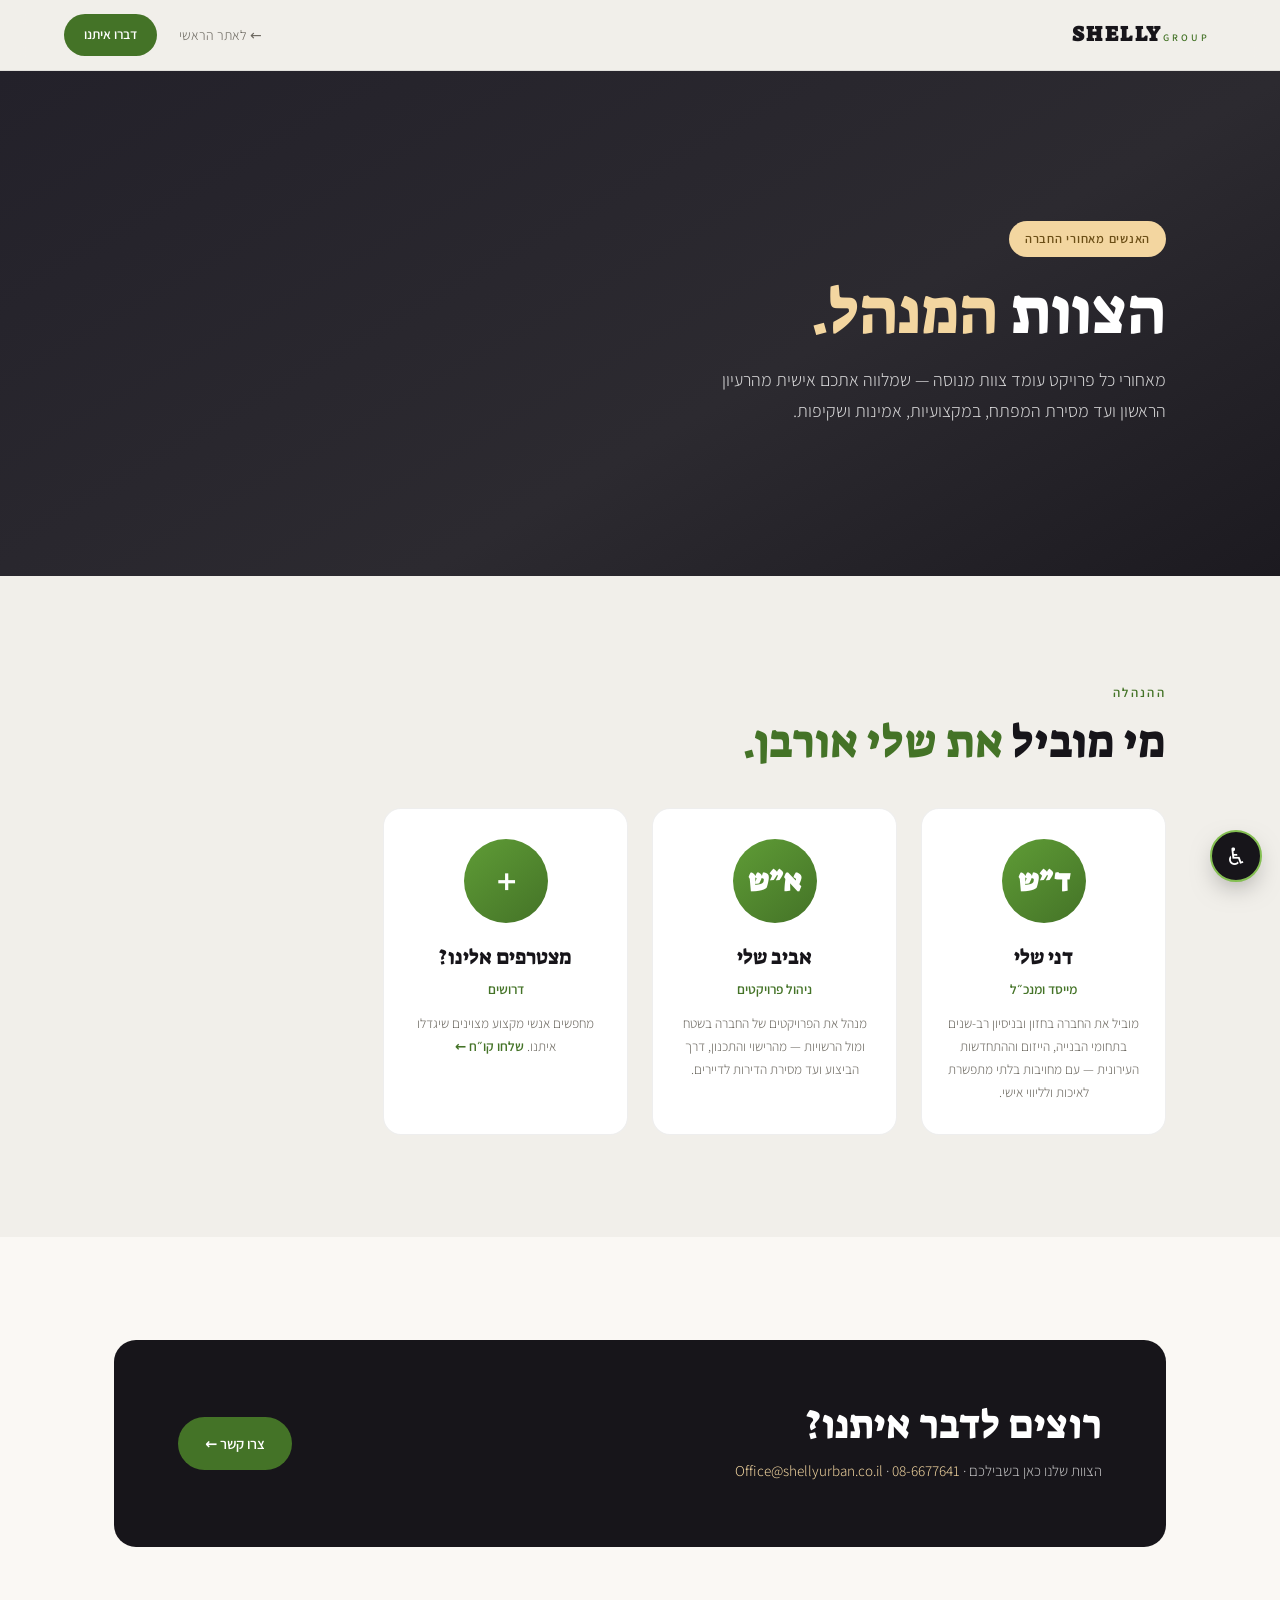
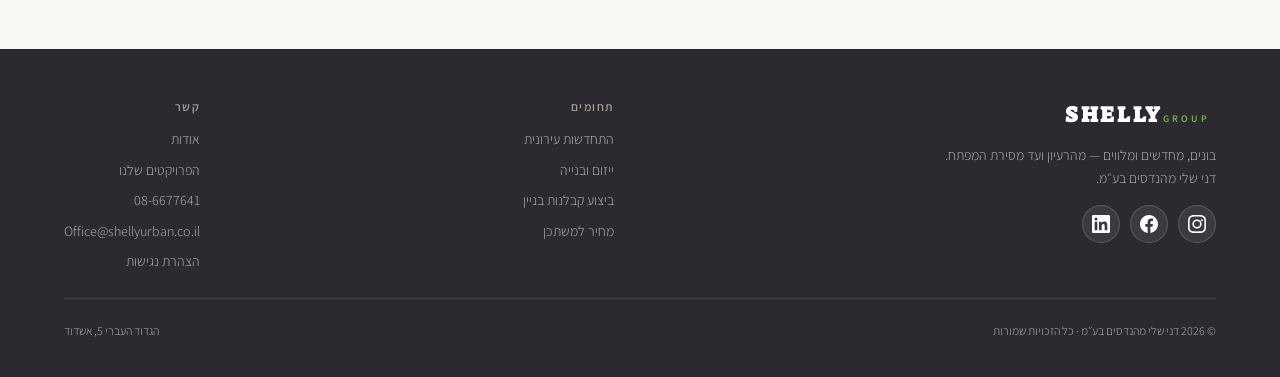
<file: public/team.html>
<!DOCTYPE html>
<html lang="he" dir="rtl">
<head>
<meta charset="UTF-8" />
<meta name="viewport" content="width=device-width, initial-scale=1.0" />
<title>הצוות המנהל — שלי אורבן</title>
<meta name="description" content="הצוות המנהל של שלי אורבן (דני שלי מהנדסים בע״מ) — האנשים שמובילים כל פרויקט מהתכנון ועד מסירת המפתח, בניסיון, מקצועיות וליווי אישי." />
<link rel="icon" href="assets/s-mark-green.png" />
<link rel="preconnect" href="https://fonts.googleapis.com" />
<link rel="preconnect" href="https://fonts.gstatic.com" crossorigin />
<link href="https://fonts.googleapis.com/css2?family=Suez+One&family=Frank+Ruhl+Libre:wght@300;400;500;700;900&family=Assistant:wght@300;400;500;600;700;800&display=swap" rel="stylesheet" />
<link rel="stylesheet" href="assets/pages.css" />
</head>
<body>

<nav class="nav">
  <a class="brand" href="index.html">SHELLY<span>GROUP</span></a>
  <div class="nlinks">
    <a class="back" href="index.html">← לאתר הראשי</a>
    <a class="ncta" href="index.html#contact">דברו איתנו</a>
  </div>
</nav>

<header class="hero solid">
  <div class="wrap">
    <span class="pill tag">האנשים מאחורי החברה</span>
    <h1>הצוות <em>המנהל.</em></h1>
    <p class="hsub">מאחורי כל פרויקט עומד צוות מנוסה — שמלווה אתכם אישית מהרעיון הראשון ועד מסירת המפתח, במקצועיות, אמינות ושקיפות.</p>
  </div>
</header>

<section>
  <div class="wrap">
    <span class="eyebrow reveal">ההנהלה</span>
    <h2 class="reveal">מי מוביל <em>את שלי אורבן.</em></h2>

    <div class="team-grid">
      <article class="member reveal">
        <div class="avatar">ד״ש</div>
        <h3>דני שלי</h3>
        <div class="role">מייסד ומנכ״ל</div>
        <p class="bio">מוביל את החברה בחזון ובניסיון רב-שנים בתחומי הבנייה, הייזום וההתחדשות העירונית — עם מחויבות בלתי מתפשרת לאיכות ולליווי אישי.</p>
      </article>

      <article class="member reveal d1">
        <div class="avatar">א״ש</div>
        <h3>אביב שלי</h3>
        <div class="role">ניהול פרויקטים</div>
        <p class="bio">מנהל את הפרויקטים של החברה בשטח ומול הרשויות — מהרישוי והתכנון, דרך הביצוע ועד מסירת הדירות לדיירים.</p>
      </article>

      <article class="member reveal d2">
        <div class="avatar">＋</div>
        <h3>מצטרפים אלינו?</h3>
        <div class="role">דרושים</div>
        <p class="bio">מחפשים אנשי מקצוע מצוינים שיגדלו איתנו. <a href="index.html#contact" style="color:var(--green-deep);font-weight:600;">שלחו קו״ח ←</a></p>
      </article>
    </div>

  </div>
</section>

<section style="background:#faf8f4;">
  <div class="wrap">
    <div class="cta reveal">
      <div>
        <h3>רוצים לדבר איתנו?</h3>
        <p class="cinfo">הצוות שלנו כאן בשבילכם · <a href="tel:+97286677641">08-6677641</a> · <a href="mailto:Office@shellyurban.co.il">Office@shellyurban.co.il</a></p>
      </div>
      <a class="btn btn-primary" href="index.html#contact">צרו קשר ←</a>
    </div>
  </div>
</section>

<footer class="foot">
  <div class="ftop">
    <div>
      <div class="fbrand">SHELLY<span>GROUP</span></div>
      <p style="margin-top:12px;max-width:40ch;font-size:14px;">בונים, מחדשים ומלווים — מהרעיון ועד מסירת המפתח. דני שלי מהנדסים בע״מ.</p>
      <div class="fsocial">
        <a href="#" aria-label="Instagram" title="Instagram"><svg viewBox="0 0 24 24" aria-hidden="true"><path d="M12 2.16c3.2 0 3.58.01 4.85.07 1.17.05 1.8.25 2.23.41.56.22.96.48 1.38.9.42.42.68.82.9 1.38.16.42.36 1.06.41 2.23.06 1.27.07 1.65.07 4.85s-.01 3.58-.07 4.85c-.05 1.17-.25 1.8-.41 2.23-.22.56-.48.96-.9 1.38-.42.42-.82.68-1.38.9-.42.16-1.06.36-2.23.41-1.27.06-1.65.07-4.85.07s-3.58-.01-4.85-.07c-1.17-.05-1.8-.25-2.23-.41a3.7 3.7 0 0 1-1.38-.9 3.7 3.7 0 0 1-.9-1.38c-.16-.42-.36-1.06-.41-2.23C2.17 15.58 2.16 15.2 2.16 12s.01-3.58.07-4.85c.05-1.17.25-1.8.41-2.23.22-.56.48-.96.9-1.38.42-.42.82-.68 1.38-.9.42-.16 1.06-.36 2.23-.41C8.42 2.17 8.8 2.16 12 2.16M12 0C8.74 0 8.33.01 7.05.07 5.78.13 4.9.33 4.14.63c-.79.31-1.46.72-2.12 1.38C1.36 2.67.95 3.34.63 4.14.33 4.9.13 5.78.07 7.05.01 8.33 0 8.74 0 12s.01 3.67.07 4.95c.06 1.27.26 2.15.56 2.91.31.8.72 1.47 1.38 2.13.66.66 1.33 1.07 2.12 1.38.76.3 1.64.5 2.91.56C8.33 23.99 8.74 24 12 24s3.67-.01 4.95-.07c1.27-.06 2.15-.26 2.91-.56.8-.31 1.47-.72 2.13-1.38.66-.66 1.07-1.33 1.38-2.13.3-.76.5-1.64.56-2.91.06-1.28.07-1.69.07-4.95s-.01-3.67-.07-4.95c-.06-1.27-.26-2.15-.56-2.91a5.7 5.7 0 0 0-1.38-2.12A5.7 5.7 0 0 0 19.86.63c-.76-.3-1.64-.5-2.91-.56C15.67.01 15.26 0 12 0zm0 5.84A6.16 6.16 0 1 0 18.16 12 6.16 6.16 0 0 0 12 5.84zm0 10.16A4 4 0 1 1 16 12a4 4 0 0 1-4 4zm6.41-10.4a1.44 1.44 0 1 0 1.44 1.44 1.44 1.44 0 0 0-1.44-1.44z"/></svg></a>
        <a href="#" aria-label="Facebook" title="Facebook"><svg viewBox="0 0 24 24" aria-hidden="true"><path d="M24 12.07C24 5.4 18.63 0 12 0S0 5.4 0 12.07c0 6.02 4.39 11.01 10.13 11.93v-8.44H7.08v-3.49h3.05V9.41c0-3.02 1.79-4.69 4.53-4.69 1.31 0 2.69.24 2.69.24v2.97h-1.52c-1.49 0-1.96.93-1.96 1.89v2.25h3.33l-.53 3.49h-2.8v8.44C19.61 23.08 24 18.09 24 12.07z"/></svg></a>
        <a href="#" aria-label="LinkedIn" title="LinkedIn"><svg viewBox="0 0 24 24" aria-hidden="true"><path d="M20.45 20.45h-3.56v-5.57c0-1.33-.02-3.04-1.85-3.04-1.85 0-2.13 1.45-2.13 2.94v5.67H9.35V9h3.41v1.56h.05c.48-.9 1.64-1.85 3.37-1.85 3.6 0 4.27 2.37 4.27 5.45v6.29zM5.34 7.43a2.06 2.06 0 1 1 0-4.13 2.06 2.06 0 0 1 0 4.13zM7.12 20.45H3.56V9h3.56v11.45zM22.22 0H1.77C.79 0 0 .77 0 1.73v20.54C0 23.22.79 24 1.77 24h20.45c.98 0 1.78-.78 1.78-1.73V1.73C24 .77 23.2 0 22.22 0z"/></svg></a>
      </div>
    </div>
    <div class="fcol"><h5>תחומים</h5>
      <a href="renewal.html">התחדשות עירונית</a>
      <a href="development.html">ייזום ובנייה</a>
      <a href="contracting.html">ביצוע קבלנות בניין</a>
      <a href="mishtaken.html">מחיר למשתכן</a>
    </div>
    <div class="fcol"><h5>קשר</h5>
      <a href="about.html">אודות</a>
      <a href="index.html#projects">הפרויקטים שלנו</a>
      <a href="tel:+97286677641">08-6677641</a>
      <a href="mailto:Office@shellyurban.co.il">Office@shellyurban.co.il</a>
      <a href="accessibility.html">הצהרת נגישות</a>
    </div>
  </div>
  <div class="fbot">
    <span>© <span id="yr"></span> דני שלי מהנדסים בע״מ · כל הזכויות שמורות</span>
    <span>הגדוד העברי 5, אשדוד</span>
  </div>
</footer>

<script>
(function(){
  var io=new IntersectionObserver(function(es){es.forEach(function(e){if(e.isIntersecting){e.target.classList.add('in');io.unobserve(e.target);}});},{threshold:.14});
  document.querySelectorAll('.reveal').forEach(function(el){io.observe(el);});
  var y=document.getElementById('yr'); if(y) y.textContent=new Date().getFullYear();
})();
</script>
<script src="assets/a11y.js" defer></script>
</body>
</html>
</file>
<file: public/assets/pages.css>
/* ============================================================
   SHELLY URBAN — shared styles for content sub-pages
   (about / urban renewal / development / contracting)
   Brand language matches index.html & mishtaken.html
   ============================================================ */
:root{
  --bg:#f1efea; --bg2:#ffffff;
  --ink:#17151a; --ink-dim:#6b675f; --ink-faint:#a39e95;
  --green:#5f9c36; --green-deep:#447327; --green-bright:#84bf52;
  --char:#2c2a30; --led:#f3d6a0; --gold-ink:#6b4e16;
  --hair:rgba(23,21,26,0.12); --hair-soft:rgba(23,21,26,0.07);
  --serif:"Suez One","Frank Ruhl Libre",serif;
  --sans:"Assistant",system-ui,-apple-system,"Segoe UI",sans-serif;
}
*{margin:0;padding:0;box-sizing:border-box;}
html{scroll-behavior:smooth;}
body{background:var(--bg);color:var(--ink);font-family:var(--sans);font-weight:300;-webkit-font-smoothing:antialiased;line-height:1.6;overflow-x:hidden;-webkit-tap-highlight-color:transparent;}
::selection{background:rgba(95,156,54,.2);}
a{color:inherit;text-decoration:none;}
img{display:block;max-width:100%;}
button{font-family:inherit;cursor:pointer;}
.wrap{max-width:1180px;margin:0 auto;padding-inline:clamp(18px,5vw,64px);}
section{padding-block:clamp(52px,8vw,104px);scroll-margin-top:78px;}
.eyebrow{font-size:13px;letter-spacing:.18em;font-weight:600;color:var(--green-deep);}
h2{font-family:var(--serif);font-weight:500;font-size:clamp(28px,4vw,46px);line-height:1.08;margin-top:14px;}
h2 em{font-style:normal;color:var(--green-deep);}
.sec-lead{color:var(--ink-dim);font-size:17px;margin-top:18px;max-width:64ch;line-height:1.75;}
.pill{display:inline-flex;align-items:center;gap:8px;border-radius:100px;font-weight:600;}

/* nav */
.nav{position:sticky;top:0;z-index:40;display:flex;align-items:center;justify-content:space-between;
  padding:14px clamp(18px,5vw,64px);background:rgba(241,239,234,.86);backdrop-filter:blur(12px);border-bottom:1px solid var(--hair-soft);}
.nav .brand{font-family:var(--serif);font-weight:600;font-size:21px;letter-spacing:.12em;}
.nav .brand span{color:var(--green-deep);font-family:var(--sans);font-size:10px;letter-spacing:.3em;margin-inline-start:6px;}
.nav .nlinks{display:flex;align-items:center;gap:22px;font-size:14px;}
.nav .nlinks a.back{color:var(--ink-dim);}
.nav .nlinks a:hover{color:var(--green-deep);}
.nav .ncta{background:var(--green-deep);color:#fff;padding:10px 20px;border-radius:100px;font-size:13.5px;font-weight:600;transition:background .3s;}
.nav .ncta:hover{background:#2f5417;}
@media(max-width:680px){.nav .nlinks a.back{display:none;}}

/* hero */
.hero{position:relative;color:#fff;overflow:hidden;background:var(--char);}
.hero .bgimg{position:absolute;inset:0;}
.hero .bgimg img{width:100%;height:100%;object-fit:cover;}
.hero .bgimg::after{content:"";position:absolute;inset:0;
  background:linear-gradient(290deg,rgba(20,18,24,.58) 0%,rgba(20,18,24,.84) 60%,rgba(20,18,24,.94) 100%);}
.hero.solid{background:linear-gradient(150deg,#23212a,#2c2a30 60%,#1c1a20);}
.hero .wrap{position:relative;z-index:2;padding-block:clamp(72px,12vw,150px);}
.hero .tag{background:var(--led);color:var(--gold-ink);padding:8px 16px;font-size:12.5px;letter-spacing:.06em;}
.hero h1{font-family:var(--serif);font-weight:500;font-size:clamp(34px,6vw,64px);line-height:1.04;margin-top:22px;}
.hero h1 em{font-style:normal;color:var(--led);}
.hero .hsub{color:rgba(255,255,255,.82);font-size:clamp(15px,1.6vw,18px);margin-top:20px;max-width:52ch;line-height:1.7;}
.hero .cta-row{display:flex;flex-wrap:wrap;gap:14px;margin-top:34px;align-items:center;}

/* buttons */
.btn{display:inline-flex;align-items:center;gap:10px;border-radius:100px;font-weight:600;font-size:14.5px;padding:14px 26px;transition:.3s;border:1px solid transparent;}
.btn-primary{background:var(--green-deep);color:#fff;}
.btn-primary:hover{background:#2f5417;}
.btn-ghost{border-color:rgba(255,255,255,.4);color:#fff;}
.btn-ghost:hover{background:rgba(255,255,255,.1);}
.btn-out{border-color:var(--ink);color:var(--ink);}
.btn-out:hover{background:var(--ink);color:#fff;}

/* prose intro */
.prose p{font-size:17px;color:#3a372f;line-height:1.85;margin-top:18px;max-width:74ch;}
.prose p:first-child{margin-top:0;}

/* two-column */
.cols{display:grid;grid-template-columns:1fr 1fr;gap:clamp(24px,4vw,56px);align-items:start;}
@media(max-width:820px){.cols{grid-template-columns:1fr;}}

/* checks list */
.checks{list-style:none;margin-top:22px;display:flex;flex-direction:column;gap:14px;}
.checks li{display:flex;gap:12px;align-items:flex-start;font-size:16px;color:#3a372f;}
.checks li::before{content:"✓";flex:none;width:24px;height:24px;border-radius:50%;background:rgba(95,156,54,.14);color:var(--green-deep);display:grid;place-items:center;font-size:13px;font-weight:700;margin-top:1px;}

/* steps timeline */
.steps{list-style:none;counter-reset:s;display:flex;flex-direction:column;gap:0;margin-top:22px;}
.steps li{position:relative;padding:0 56px 28px 0;counter-increment:s;}
.steps li:last-child{padding-bottom:0;}
.steps li::before{content:counter(s);position:absolute;inset-inline-start:0;top:0;width:36px;height:36px;border-radius:50%;background:var(--green-deep);color:#fff;display:grid;place-items:center;font-weight:700;font-size:15px;}
.steps li::after{content:"";position:absolute;inset-inline-start:17px;top:36px;bottom:0;width:2px;background:rgba(95,156,54,.28);}
.steps li:last-child::after{display:none;}
.steps li h4{font-size:18px;font-weight:600;}
.steps li p{font-size:14.5px;color:var(--ink-dim);margin-top:4px;max-width:52ch;}

/* feature / info cards */
.info-grid{display:grid;grid-template-columns:repeat(auto-fit,minmax(250px,1fr));gap:20px;margin-top:36px;}
.icard{background:var(--bg2);border:1px solid var(--hair-soft);border-radius:16px;padding:28px;}
.icard .ico{width:44px;height:44px;border-radius:11px;background:rgba(95,156,54,.12);display:grid;place-items:center;color:var(--green-deep);font-size:21px;}
.icard h4{font-size:19px;font-weight:600;margin-top:16px;}
.icard p{font-size:14.5px;color:var(--ink-dim);margin-top:8px;line-height:1.7;}

/* stat band */
.stats{display:grid;grid-template-columns:repeat(auto-fit,minmax(180px,1fr));gap:18px;margin-top:36px;}
.stats .st{background:var(--bg2);border:1px solid var(--hair-soft);border-radius:14px;padding:26px;text-align:center;}
.stats .st b{font-family:var(--serif);font-weight:500;font-size:38px;color:var(--green-deep);display:block;line-height:1;}
.stats .st span{display:block;color:var(--ink-dim);font-size:13.5px;margin-top:10px;}

/* domains cross-link */
.domains{display:grid;grid-template-columns:repeat(auto-fit,minmax(220px,1fr));gap:16px;margin-top:32px;}
.domains a{display:block;background:var(--bg2);border:1px solid var(--hair-soft);border-radius:14px;padding:22px 24px;transition:transform .4s,box-shadow .4s;}
.domains a:hover{transform:translateY(-4px);box-shadow:0 20px 40px -24px rgba(23,21,26,.3);}
.domains a h4{font-size:17px;font-weight:600;display:flex;justify-content:space-between;align-items:center;}
.domains a h4 i{font-style:normal;color:var(--green-deep);transition:transform .35s;}
.domains a:hover h4 i{transform:translateX(-6px);}
.domains a p{font-size:13px;color:var(--ink-dim);margin-top:6px;}
.domains a[aria-current]{outline:2px solid rgba(95,156,54,.35);}

/* CTA band */
.cta{background:var(--ink);color:#fff;border-radius:22px;padding:clamp(34px,5vw,64px);display:flex;flex-wrap:wrap;justify-content:space-between;align-items:center;gap:28px;}
.cta h3{font-family:var(--serif);font-weight:500;font-size:clamp(26px,3.2vw,40px);line-height:1.08;max-width:18ch;}
.cta .cinfo{color:rgba(255,255,255,.72);font-size:15px;margin-top:12px;}
.cta .cinfo a{color:var(--led);}

/* footer */
.foot{background:var(--char);color:rgba(255,255,255,.6);padding:48px clamp(18px,5vw,64px) 36px;}
.foot .ftop{display:flex;justify-content:space-between;flex-wrap:wrap;gap:24px;border-bottom:1px solid rgba(255,255,255,.12);padding-bottom:26px;}
.foot .fbrand{font-family:var(--serif);font-weight:600;font-size:22px;letter-spacing:.12em;color:#fff;}
.foot .fbrand span{color:var(--green-bright);font-family:var(--sans);font-size:10px;letter-spacing:.3em;margin-inline-start:6px;}
.foot .fcol{display:flex;flex-direction:column;gap:8px;font-size:14px;}
.foot .fcol h5{font-size:12px;letter-spacing:.12em;color:var(--ink-faint);margin-bottom:4px;font-weight:600;}
.foot a:hover{color:#fff;}
.foot .fbot{padding-top:22px;font-size:12px;color:rgba(255,255,255,.6);display:flex;justify-content:space-between;flex-wrap:wrap;gap:10px;}

/* reveal */
.reveal{opacity:0;transform:translateY(22px);transition:opacity .9s cubic-bezier(.22,.61,.36,1),transform .9s cubic-bezier(.22,.61,.36,1);will-change:opacity,transform;}
@media(max-width:560px){ .reveal{transform:translateY(15px);transition-duration:.7s;} }
.reveal.in{opacity:1;transform:none;}
@media(prefers-reduced-motion:reduce){.reveal{opacity:1;transform:none;transition:none;}}

/* ---- social buttons (footer) ---- */
.fsocial{display:flex;gap:10px;margin-top:16px;}
.fsocial a{width:38px;height:38px;border-radius:50%;display:grid;place-items:center;
  background:rgba(255,255,255,.08);border:1px solid rgba(255,255,255,.16);color:#fff;transition:.25s;}
.fsocial a:hover{background:var(--green);border-color:var(--green);transform:translateY(-2px);}
.fsocial svg{width:18px;height:18px;fill:currentColor;}

/* ---- team grid ---- */
.team-grid{display:grid;grid-template-columns:repeat(auto-fill,minmax(230px,1fr));gap:24px;margin-top:40px;}
.member{background:var(--bg2);border:1px solid var(--hair-soft);border-radius:18px;padding:30px 24px;text-align:center;
  transition:transform .5s cubic-bezier(.2,.8,.2,1),box-shadow .5s;}
.member:hover{transform:translateY(-5px);box-shadow:0 26px 50px -28px rgba(23,21,26,.32);}
.member .avatar{width:84px;height:84px;border-radius:50%;margin:0 auto 18px;display:grid;place-items:center;
  font-family:var(--serif);font-weight:600;font-size:30px;color:#fff;background:linear-gradient(140deg,var(--green),var(--green-deep));overflow:hidden;}
.member .avatar img{width:100%;height:100%;object-fit:cover;}
.member h3{font-family:var(--serif);font-weight:500;font-size:21px;}
.member .role{color:var(--green-deep);font-size:13.5px;font-weight:600;margin-top:4px;}
.member .bio{color:var(--ink-dim);font-size:13.5px;line-height:1.7;margin-top:12px;}
.member .ph{font-size:.92em;}
</file>
